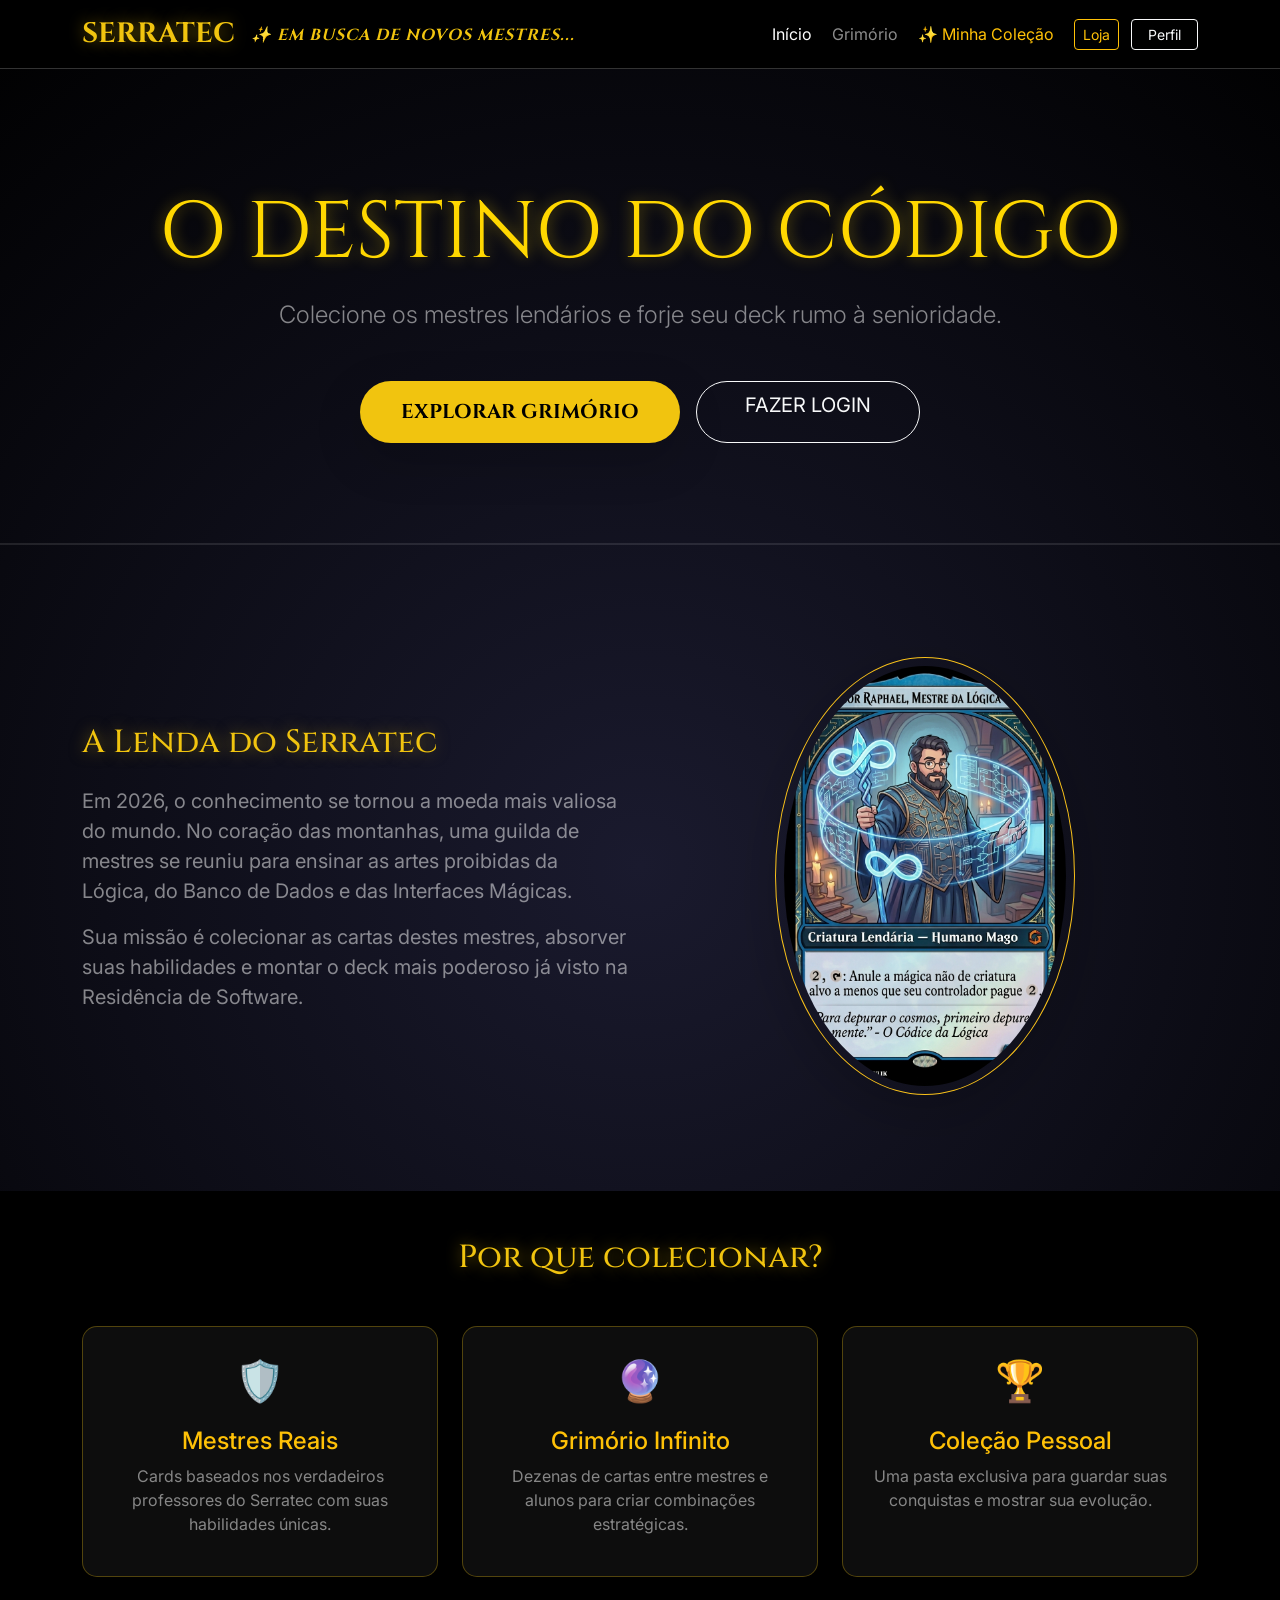
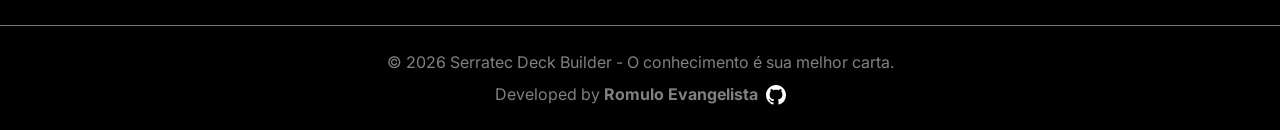
<file: index.html>
<!DOCTYPE html>
<html lang="pt-br">
<head>
    <meta charset="UTF-8">
    <meta name="viewport" content="width=device-width, initial-scale=1.0">
    <title>Serratec | Collector Deck</title>
    <link href="https://cdn.jsdelivr.net/npm/bootstrap@5.3.0/dist/css/bootstrap.min.css" rel="stylesheet">
    <link href="https://fonts.googleapis.com/css2?family=Cinzel:wght@700&family=Inter:wght@400;600&display=swap" rel="stylesheet">
    <link rel="stylesheet" href="css/style.css">
    <style>
        body { 
            background: radial-gradient(circle, #1a1a2e 0%, #000000 100%); 
            font-family: 'Inter', sans-serif;
            color: white;
        }
        .hero-title { font-family: 'Cinzel', serif; color: #f1c40f; text-shadow: 0 0 15px rgba(241, 196, 15, 0.5); }
        .navbar { background: rgba(0,0,0,0.95) !important; border-bottom: 1px solid #333; }
        .hero-section { padding: 100px 0; background: url('https://www.transparenttextures.com/patterns/carbon-fibre.png'); }
        .feature-card { background: rgba(255,255,255,0.05); border: 1px solid rgba(241,196,15,0.3); transition: 0.3s; border-radius: 15px; }
        .feature-card:hover { transform: translateY(-10px); background: rgba(255,255,255,0.1); border-color: #f1c40f; }
        .btn-gold { background-color: #f1c40f; color: black; font-weight: bold; padding: 15px 40px; border-radius: 50px; font-family: 'Cinzel', serif; transition: 0.4s; text-decoration: none; display: inline-block; }
        .btn-gold:hover { background-color: #d4ac0d; box-shadow: 0 0 20px #f1c40f; transform: scale(1.05); color: black; }
        .saldo-badge { background: rgba(241,196,15,0.1); border: 1px solid rgba(241,196,15,0.3); border-radius: 20px; padding: 4px 12px; font-size: 0.8rem; }
    </style>
</head>
<body class="d-flex flex-column min-vh-100">

    <nav class="navbar navbar-expand-lg navbar-dark sticky-top">
        <div class="container">
            <!-- Esquerda: Brand -->
            <a class="navbar-brand fw-bold hero-title fs-3" href="index.html">SERRATEC</a>

            <!-- Centro: Mensagem épica (desktop) -->
            <div class="d-none d-lg-block mx-auto">
                <span id="mensagem-epica" class="fw-bold" style="font-family:'Cinzel',serif; letter-spacing:1px; color:#f1c40f; font-style:italic;">
                    ✨ EM BUSCA DE NOVOS MESTRES...
                </span>
            </div>

            <button class="navbar-toggler" type="button" data-bs-toggle="collapse" data-bs-target="#navbarNav">
                <span class="navbar-toggler-icon"></span>
            </button>

            <!-- Direita: Links -->
            <div class="collapse navbar-collapse" id="navbarNav">
                <ul class="navbar-nav ms-auto align-items-center gap-1">
                    <li class="nav-item"><a class="nav-link active" href="index.html">Início</a></li>
                    <li class="nav-item"><a class="nav-link" href="colecao/catalogo.html">Grimório</a></li>
                    <li class="nav-item"><a class="nav-link text-warning" href="colecao/colecao.html">✨ Minha Coleção</a></li>
                    <li class="nav-item ms-lg-2">
                        <a href="loja/loja.html" class="btn btn-outline-warning btn-sm">Loja</a>
                    </li>

                    <!-- Saldo e nome (só aparece logado) -->
                    <li class="nav-item ms-lg-2" id="saldo-usuario" style="display:none;">
                        <span class="saldo-badge text-warning">
                            👤 <span id="nome-usuario"></span> &nbsp;|&nbsp; 💰 R$ <span id="valor-saldo">0,00</span>
                        </span>
                    </li>

                    <li class="nav-item ms-lg-2">
                        <a href="#" id="linkPerfil" class="btn btn-outline-light btn-sm px-3">Perfil</a>
                    </li>
                    <li class="nav-item ms-lg-2" id="menu-logout" style="display:none;">
                        <button onclick="logout()" class="btn btn-sm btn-outline-danger">Sair</button>
                    </li>
                </ul>
            </div>
        </div>
    </nav>

    <!-- Hero -->
    <header class="hero-section text-center">
        <div class="container">
            <h1 class="display-1 hero-title mb-3">O DESTINO DO CÓDIGO</h1>
            <p class="lead text-white-50 fs-4 mb-5">Colecione os mestres lendários e forje seu deck rumo à senioridade.</p>
            <div class="d-flex flex-wrap justify-content-center gap-3">
                <a href="colecao/catalogo.html" class="btn btn-gold btn-lg shadow-lg">EXPLORAR GRIMÓRIO</a>
                <a href="login/login.html" id="btn-login-hero" class="btn btn-outline-light btn-lg px-5" style="border-radius:50px;">FAZER LOGIN</a>
            </div>
        </div>
    </header>

    <!-- História -->
    <section class="container my-5 py-5">
        <div class="row align-items-center">
            <div class="col-lg-6">
                <h2 class="hero-title mb-4">A Lenda do Serratec</h2>
                <p class="text-white-50 fs-5">Em 2026, o conhecimento se tornou a moeda mais valiosa do mundo. No coração das montanhas, uma guilda de mestres se reuniu para ensinar as artes proibidas da Lógica, do Banco de Dados e das Interfaces Mágicas.</p>
                <p class="text-white-50 fs-5">Sua missão é colecionar as cartas destes mestres, absorver suas habilidades e montar o deck mais poderoso já visto na Residência de Software.</p>
            </div>
            <div class="col-lg-6 text-center">
                <img src="img/Raphael.png" alt="Destaque" class="img-fluid rounded-circle shadow-lg border border-warning p-2" 
                     style="max-width:300px; filter:grayscale(10%);"
                     onerror="this.src='https://placehold.co/300?text=Mestre+Raphael'">
            </div>
        </div>
    </section>

    <!-- Destaques -->
    <section class="bg-black py-5">
        <div class="container text-center">
            <h2 class="hero-title mb-5">Por que colecionar?</h2>
            <div class="row g-4">
                <div class="col-md-4">
                    <div class="feature-card p-4 h-100">
                        <div class="fs-1 mb-3 text-warning">🛡️</div>
                        <h4 class="text-warning">Mestres Reais</h4>
                        <p class="text-white-50">Cards baseados nos verdadeiros professores do Serratec com suas habilidades únicas.</p>
                    </div>
                </div>
                <div class="col-md-4">
                    <div class="feature-card p-4 h-100">
                        <div class="fs-1 mb-3 text-warning">🔮</div>
                        <h4 class="text-warning">Grimório Infinito</h4>
                        <p class="text-white-50">Dezenas de cartas entre mestres e alunos para criar combinações estratégicas.</p>
                    </div>
                </div>
                <div class="col-md-4">
                    <div class="feature-card p-4 h-100">
                        <div class="fs-1 mb-3 text-warning">🏆</div>
                        <h4 class="text-warning">Coleção Pessoal</h4>
                        <p class="text-white-50">Uma pasta exclusiva para guardar suas conquistas e mostrar sua evolução.</p>
                    </div>
                </div>
            </div>
        </div>
    </section>

   <footer class="bg-black text-white-50 py-4 mt-auto border-top border-secondary text-center">
    <div class="container">
        <p class="mb-2">© 2026 Serratec Deck Builder - O conhecimento é sua melhor carta.</p>
        <div class="d-flex align-items-center justify-content-center gap-2">
            <span>Developed by <strong>Romulo Evangelista</strong></span>
            <a href="https://github.com/RomuloSEvangelista" target="_blank" class="text-white">
                <!-- Ícone do GitHub via Bootstrap Icons -->
                <svg xmlns="http://www.w3.org/2000/svg" width="20" height="20" fill="currentColor" class="bi bi-github shadow-filter" viewBox="0 0 16 16">
                    <path d="M8 0C3.58 0 0 3.58 0 8c0 3.54 2.29 6.53 5.47 7.59.4.07.55-.17.55-.38 0-.19-.01-.82-.01-1.49-2.01.37-2.53-.49-2.69-.94-.09-.23-.48-.94-.82-1.13-.28-.15-.68-.52-.01-.53.63-.01 1.08.58 1.23.82.72 1.21 1.87.87 2.33.66.07-.52.28-.87.51-1.07-1.78-.2-3.64-.89-3.64-3.95 0-.87.31-1.59.82-2.15-.08-.2-.36-1.02.08-2.12 0 0 .67-.21 2.2.82.64-.18 1.32-.27 2-.27s1.36.09 2 .27c1.53-1.04 2.2-.82 2.2-.82.44 1.1.16 1.92.08 2.12.51.56.82 1.27.82 2.15 0 3.07-1.87 3.75-3.65 3.95.29.25.54.73.54 1.48 0 1.07-.01 1.93-.01 2.2 0 .21.15.46.55.38A8.01 8.01 0 0 0 16 8c0-4.42-3.58-8-8-8"/>
                </svg>
            </a>
        </div>
    </div>
</footer>

    <script src="https://cdn.jsdelivr.net/npm/bootstrap@5.3.0/dist/js/bootstrap.bundle.min.js"></script>
    <script src="js/base.js"></script>
    <script>
        document.addEventListener('DOMContentLoaded', async () => {
            const logadoData = localStorage.getItem('usuarioLogado');
            const msgElement  = document.getElementById('mensagem-epica');
            const linkPerfil  = document.getElementById('linkPerfil');

            if (logadoData) {
                const usuario = JSON.parse(logadoData);
                const nome = usuario.nome ? usuario.nome.split(' ')[0] : "Mestre";

                // Mensagem épica
                const frases = [
                    `O DESTINO AGUARDA, MESTRE ${nome.toUpperCase()}`,
                    `FORJE SEU LEGADO, ${nome.toUpperCase()}`,
                    `O GRIMÓRIO TE RECONHECE, ${nome.toUpperCase()}`,
                    `DOMINE O CÓDIGO, ${nome.toUpperCase()}`
                ];
                msgElement.innerText = `✨ ${frases[Math.floor(Math.random() * frases.length)]}`;

                // Mostra logout, esconde login
                document.getElementById('menu-logout').style.display = 'block';
                if (document.getElementById('btn-login-hero')) {
                    document.getElementById('btn-login-hero').style.display = 'none';
                }

                // Busca saldo atualizado na API
                try {
                    const res = await fetch(`https://69f60881a72f01a951b91cd8.mockapi.io/cards/${usuario.id}`);
                    const usuarioAtual = await res.json();

                    localStorage.setItem('usuarioLogado', JSON.stringify(usuarioAtual));

                    document.getElementById('nome-usuario').innerText = usuarioAtual.nome || nome;
                    document.getElementById('valor-saldo').innerText = parseFloat(usuarioAtual.dinheiro || 0).toFixed(2).replace('.', ',');
                    document.getElementById('saldo-usuario').style.display = 'block';

                } catch (err) {
                    console.error("Erro ao carregar saldo:", err);
                    // Mostra dados do localStorage como fallback
                    document.getElementById('nome-usuario').innerText = nome;
                    document.getElementById('valor-saldo').innerText = parseFloat(usuario.dinheiro || 0).toFixed(2).replace('.', ',');
                    document.getElementById('saldo-usuario').style.display = 'block';
                }

            } else {
                msgElement.innerText = "✨ EM BUSCA DE NOVOS MESTRES...";
            }

            // Botão perfil
            linkPerfil.addEventListener('click', (e) => {
                e.preventDefault();
                if (logadoData) {
                    window.location.href = "login/perfil.html";
                } else {
                    alert("Acesso restrito a Mestres. Por favor, faça login.");
                    window.location.href = "login/login.html";
                }
            });
        });
    </script>
</body>
</html>
</file>
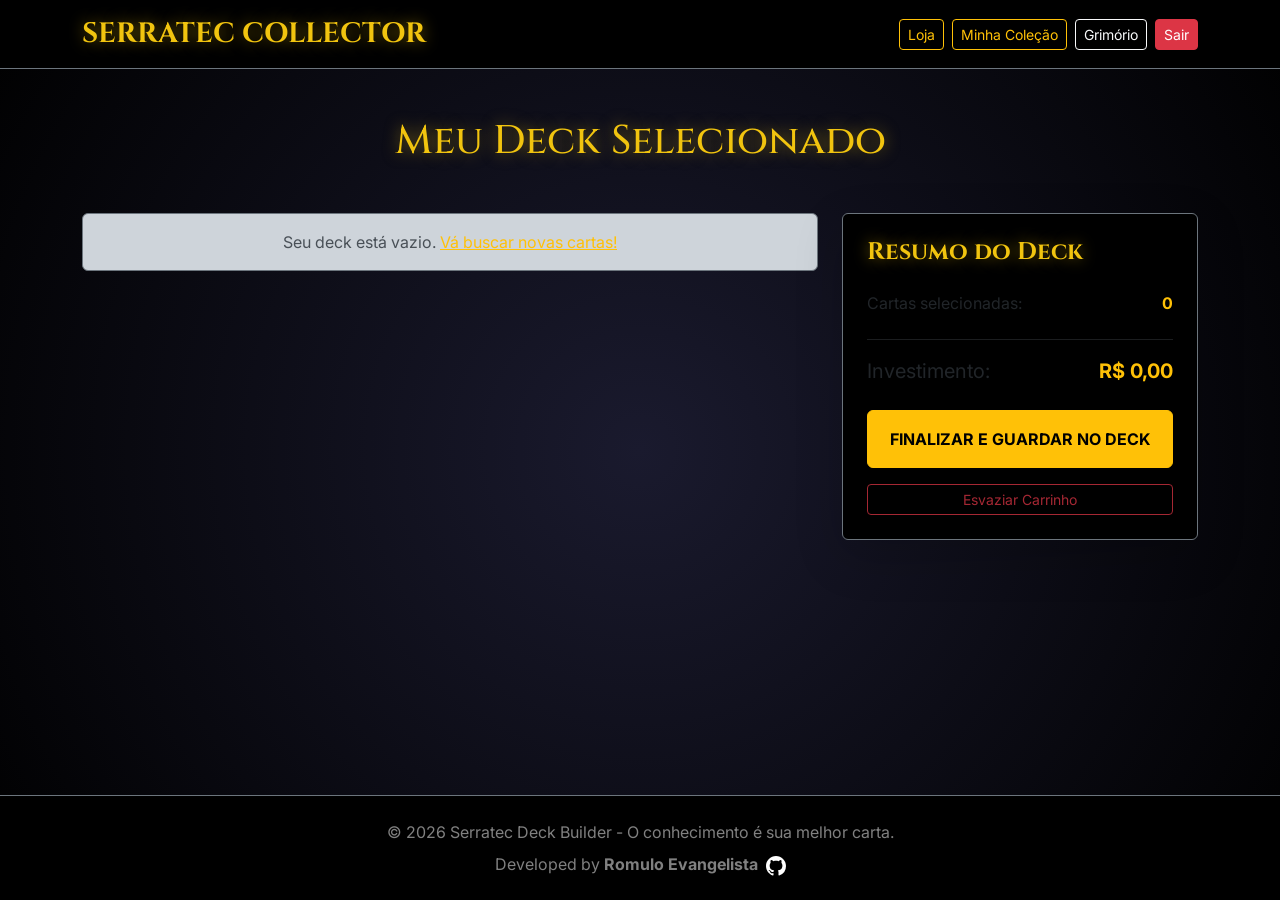
<file: cart.html>
<!DOCTYPE html>
<html lang="pt-br">
<head>
    <meta charset="UTF-8">
    <meta name="viewport" content="width=device-width, initial-scale=1.0">
    <title>Meu Deck | Serratec Collector</title>
    <link href="https://cdn.jsdelivr.net/npm/bootstrap@5.3.0/dist/css/bootstrap.min.css" rel="stylesheet">
    <link href="https://fonts.googleapis.com/css2?family=Cinzel:wght@700&family=Inter:wght@400;600&display=swap" rel="stylesheet">
    <link rel="stylesheet" href="css/style.css">
    <style>
        body { background: radial-gradient(circle, #1a1a2e 0%, #000000 100%); font-family: 'Inter', sans-serif; }
        .hero-title { font-family: 'Cinzel', serif; color: #f1c40f; text-shadow: 0 0 15px rgba(241, 196, 15, 0.5); }
        .saldo-badge { background: rgba(241,196,15,0.1); border: 1px solid rgba(241,196,15,0.3); border-radius: 20px; padding: 4px 12px; font-size: 0.8rem; }
    </style>
</head>
<body class="bg-dark text-light d-flex flex-column min-vh-100">

    <nav class="navbar navbar-expand-lg navbar-dark bg-black sticky-top border-bottom border-secondary">
        <div class="container">
            <a class="navbar-brand fw-bold fs-3 hero-title" href="index.html">SERRATEC COLLECTOR</a>
            <div class="ms-auto d-flex align-items-center gap-2">
                <span id="saldo-usuario" class="saldo-badge text-warning" style="display:none;">
                    👤 <span id="nome-usuario"></span> &nbsp;|&nbsp; 💰 R$ <span id="valor-saldo">0,00</span>
                </span>
                <a href="./loja/loja.html" class="btn btn-outline-warning btn-sm">Loja</a>
                <a href="./colecao/colecao.html" class="btn btn-outline-warning btn-sm">Minha Coleção</a>
                <a href="./colecao/catalogo.html" class="btn btn-outline-light btn-sm">Grimório</a>
                <button onclick="logout()" class="btn btn-sm btn-danger">Sair</button>
            </div>
        </div>
    </nav>

    <main class="container my-5">
        <h1 class="hero-title text-center mb-5">Meu Deck Selecionado</h1>
        <div class="row g-4">
            <div class="col-lg-8">
                <div id="cart-items-container" class="d-flex flex-column gap-3"></div>
            </div>
            <div class="col-lg-4">
                <div class="card bg-black border-secondary p-4 shadow-lg sticky-top" style="top:100px;">
                    <h3 class="fw-bold mb-4 hero-title" style="font-size:1.5rem;">Resumo do Deck</h3>
                    <div class="d-flex justify-content-between mb-2">
                        <span>Cartas selecionadas:</span>
                        <span id="total-items" class="fw-bold text-warning">0</span>
                    </div>
                    <hr class="border-secondary">
                    <div class="d-flex justify-content-between mb-4">
                        <span class="fs-5">Investimento:</span>
                        <span class="fs-5 fw-bold text-warning" id="cart-total">R$ 0,00</span>
                    </div>
                    <button class="btn btn-warning w-100 fw-bold py-3 mb-3 shadow" onclick="checkout()">
                        FINALIZAR E GUARDAR NO DECK
                    </button>
                    <button class="btn btn-outline-danger w-100 btn-sm opacity-75" onclick="clearCart()">
                        Esvaziar Carrinho
                    </button>
                </div>
            </div>
        </div>
    </main>

      <footer class="bg-black text-white-50 py-4 mt-auto border-top border-secondary text-center">
    <div class="container">
        <p class="mb-2">© 2026 Serratec Deck Builder - O conhecimento é sua melhor carta.</p>
        <div class="d-flex align-items-center justify-content-center gap-2">
            <span>Developed by <strong>Romulo Evangelista</strong></span>
            <a href="https://github.com/RomuloSEvangelista" target="_blank" class="text-white">
                <!-- Ícone do GitHub via Bootstrap Icons -->
                <svg xmlns="http://www.w3.org/2000/svg" width="20" height="20" fill="currentColor" class="bi bi-github shadow-filter" viewBox="0 0 16 16">
                    <path d="M8 0C3.58 0 0 3.58 0 8c0 3.54 2.29 6.53 5.47 7.59.4.07.55-.17.55-.38 0-.19-.01-.82-.01-1.49-2.01.37-2.53-.49-2.69-.94-.09-.23-.48-.94-.82-1.13-.28-.15-.68-.52-.01-.53.63-.01 1.08.58 1.23.82.72 1.21 1.87.87 2.33.66.07-.52.28-.87.51-1.07-1.78-.2-3.64-.89-3.64-3.95 0-.87.31-1.59.82-2.15-.08-.2-.36-1.02.08-2.12 0 0 .67-.21 2.2.82.64-.18 1.32-.27 2-.27s1.36.09 2 .27c1.53-1.04 2.2-.82 2.2-.82.44 1.1.16 1.92.08 2.12.51.56.82 1.27.82 2.15 0 3.07-1.87 3.75-3.65 3.95.29.25.54.73.54 1.48 0 1.07-.01 1.93-.01 2.2 0 .21.15.46.55.38A8.01 8.01 0 0 0 16 8c0-4.42-3.58-8-8-8"/>
                </svg>
            </a>
        </div>
    </div>
</footer>

    <script src="js/base.js"></script>
    <script src="js/cart.js"></script>
</body>
</html>
</file>
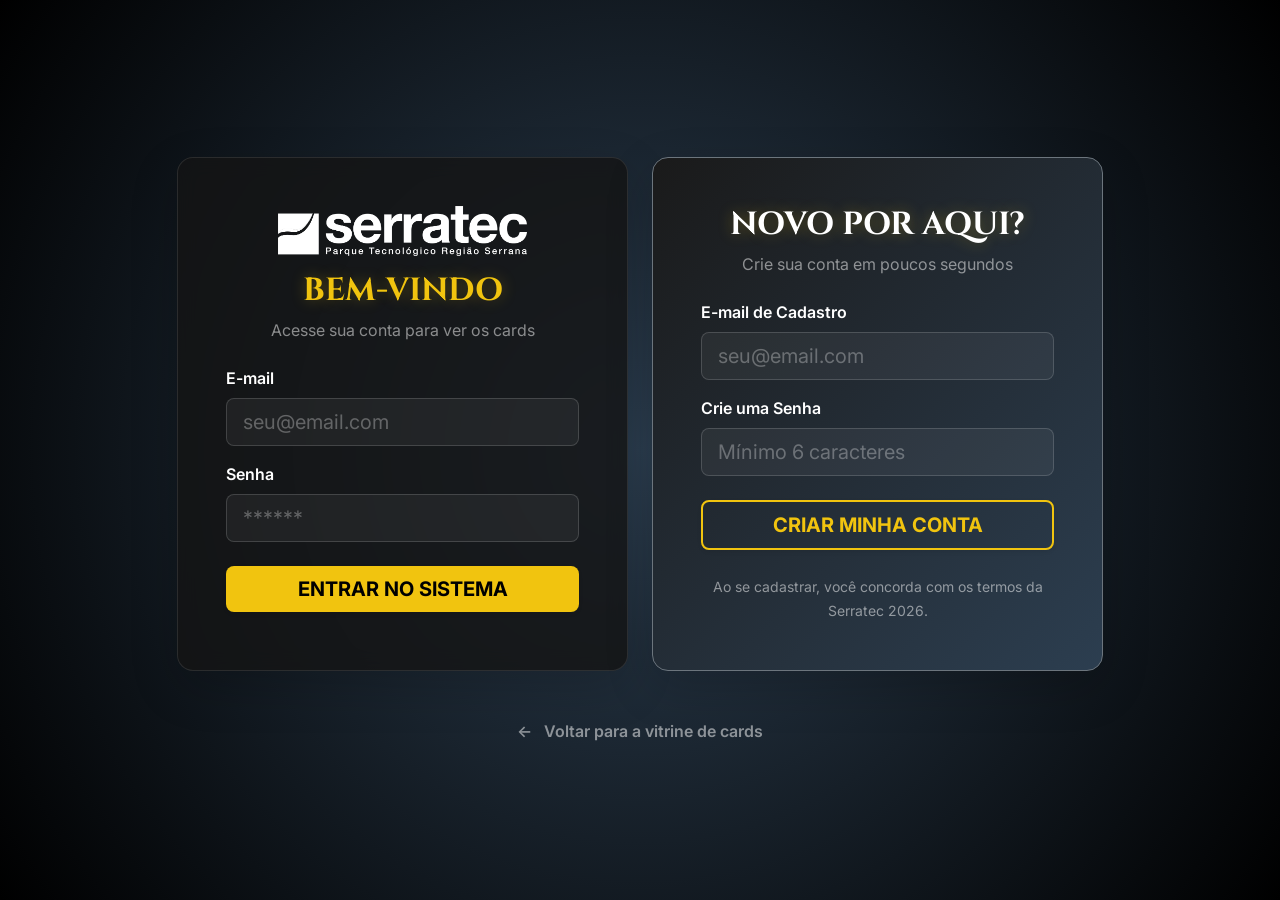
<file: login.html>
<!DOCTYPE html>
<html lang="pt-br">
<head>
    <meta charset="UTF-8">
    <meta name="viewport" content="width=device-width, initial-scale=1.0">
    <title>Acesso | Card Collector TI</title>
    <!-- Bootstrap CSS -->
    <link href="https://cdn.jsdelivr.net/npm/bootstrap@5.3.0/dist/css/bootstrap.min.css" rel="stylesheet">
    <!-- Google Fonts -->
    <link href="https://fonts.googleapis.com/css2?family=Cinzel:wght@700&family=Inter:wght@400;600&display=swap" rel="stylesheet">
    <style>
        /* Fundo idêntico à tela de compras/carrinho */
        body { 
            font-family: 'Inter', sans-serif; 
            background: radial-gradient(circle, #2c3e50 0%, #000000 100%); 
            color: white;
            min-height: 100vh;
        }

        .hero-title {
            font-family: 'Cinzel', serif;
            color: #f1c40f;
            text-shadow: 0 0 15px rgba(241, 196, 15, 0.3);
        }

        /* Ajuste das Caixas (Cards) */
        .card-auth { 
            background: rgba(20, 20, 20, 0.8); /* Fundo escuro semi-transparente */
            backdrop-filter: blur(10px); /* Efeito de vidro embaçado */
            border: 1px solid rgba(255, 255, 255, 0.1); 
            transition: all 0.3s ease;
            color: white;
        }

        .card-auth:hover { 
            transform: translateY(-5px); 
            border-color: #f1c40f; /* Brilho dourado no hover */
            box-shadow: 0 0 20px rgba(241, 196, 15, 0.1) !important;
        }

        /* Gradiente para a caixa de Cadastro */
        .bg-dark-gradient { 
            background: linear-gradient(135deg, #1a1a1a 0%, #2c3e50 100%); 
        }

        /* Estilização dos Inputs Dark */
        .form-control {
            background-color: rgba(255, 255, 255, 0.05) !important;
            border: 1px solid rgba(255, 255, 255, 0.2) !important;
            color: white !important;
        }

        .form-control:focus {
            border-color: #f1c40f !important;
            box-shadow: 0 0 8px rgba(241, 196, 15, 0.3);
        }

        .form-control::placeholder {
            color: rgba(255, 255, 255, 0.3);
        }

        /* Botões */
        .btn-gold {
            background-color: #f1c40f;
            color: black;
            font-weight: bold;
            border: none;
        }

        .btn-gold:hover {
            background-color: #d4ac0d;
            color: black;
        }

        .btn-outline-gold {
            border: 2px solid #f1c40f;
            color: #f1c40f;
            background: transparent;
            font-weight: bold;
        }

        .btn-outline-gold:hover {
            background: #f1c40f;
            color: black;
        }
    </style>
</head>
<body class="d-flex align-items-center">

    <main class="container my-5">
        <div class="row justify-content-center g-4">
            
            <!-- Coluna de Login (Lado Esquerdo) -->
            <div class="col-12 col-lg-5">
                <div class="card card-auth shadow-lg rounded-4 h-100">
                    <div class="card-body p-4 p-md-5">
                        <div class="text-center mb-4">
                            <img src="./img/logo_serratec.png" alt="Serratec" height="50" class="mb-3" style="filter: brightness(0) invert(1);">
                            <h2 class="hero-title fw-bold">BEM-VINDO</h2>
                            <p class="text-white-50">Acesse sua conta para ver os cards</p>
                        </div>
                       
                        <form id="loginForm">
                            <div class="mb-3">
                                <label for="email" class="form-label fw-semibold">E-mail</label>
                                <input type="email" class="form-control form-control-lg" id="email" placeholder="seu@email.com" required>
                            </div>
                            <div class="mb-4">
                                <label for="password" class="form-label fw-semibold">Senha</label>
                                <input type="password" class="form-control form-control-lg" id="password" placeholder="******" required>
                            </div>
                            <div class="d-grid">
                                <button type="submit" class="btn btn-gold btn-lg shadow-sm">ENTRAR NO SISTEMA</button>
                            </div>
                        </form>
                    </div>
                </div>
            </div>

            <!-- Coluna de Cadastro (Lado Direito) -->
            <div class="col-12 col-lg-5">
                <div class="card card-auth shadow-lg rounded-4 h-100 bg-dark-gradient border-secondary">
                    <div class="card-body p-4 p-md-5">
                        <div class="text-center mb-4">
                            <h2 class="hero-title fw-bold text-white">NOVO POR AQUI?</h2>
                            <p class="text-white-50">Crie sua conta em poucos segundos</p>
                        </div>
                       
                        <form id="registerForm">
                            <div class="mb-3">
                                <label for="regEmail" class="form-label fw-semibold text-white">E-mail de Cadastro</label>
                                <input type="email" class="form-control form-control-lg" id="regEmail" placeholder="seu@email.com" required>
                            </div>
                            <div class="mb-4">
                                <label for="regPassword" class="form-label fw-semibold text-white">Crie uma Senha</label>
                                <input type="password" class="form-control form-control-lg" id="regPassword" placeholder="Mínimo 6 caracteres" required>
                            </div>
                            <div class="d-grid">
                                <button type="submit" class="btn btn-outline-gold btn-lg shadow-sm">CRIAR MINHA CONTA</button>
                            </div>
                        </form>
                        <div class="mt-4 text-center">
                            <small class="text-white-50">Ao se cadastrar, você concorda com os termos da Serratec 2026.</small>
                        </div>
                    </div>
                </div>
            </div>

        </div>

        <div class="text-center mt-5">
            <a href="index.html" class="text-decoration-none text-white-50 fw-semibold">
                <span class="me-2">←</span> Voltar para a vitrine de cards
            </a>
        </div>
    </main>

    <!-- Scripts -->
    <script src="https://cdn.jsdelivr.net/npm/bootstrap@5.3.0/dist/js/bootstrap.bundle.min.js"></script>
    <script src="js/auth.js"></script>
</body>
</html>
</file>
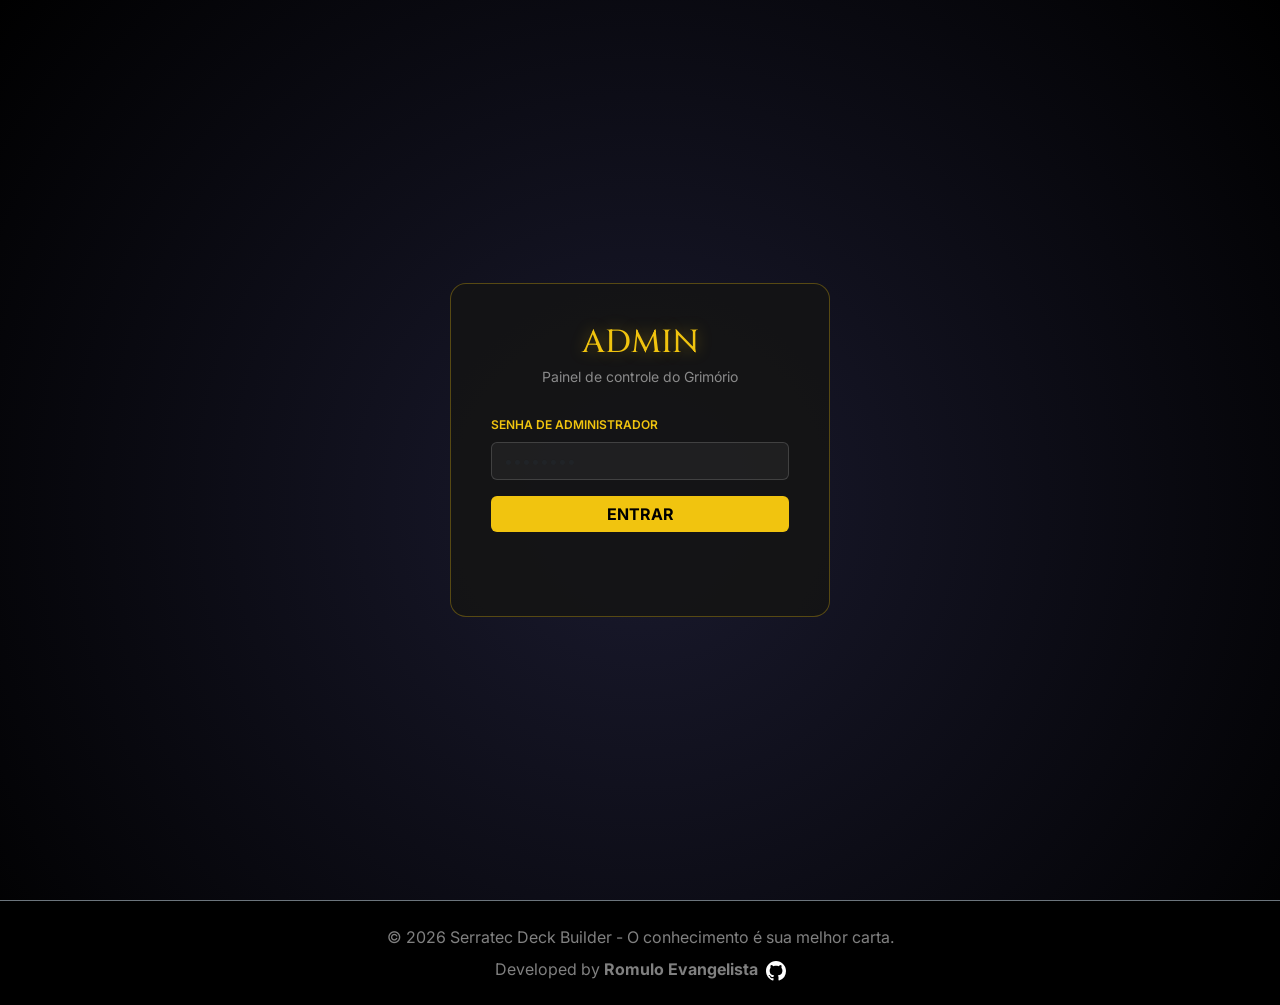
<file: admin/admin.html>
<!DOCTYPE html>
<html lang="pt-br">
<head>
    <meta charset="UTF-8">
    <meta name="viewport" content="width=device-width, initial-scale=1.0">
    <title>Admin | Serratec Collector</title>
    <link href="https://cdn.jsdelivr.net/npm/bootstrap@5.3.0/dist/css/bootstrap.min.css" rel="stylesheet">
    <link href="https://fonts.googleapis.com/css2?family=Cinzel:wght@700&family=Inter:wght@400;600&display=swap" rel="stylesheet">
    <style>
        body { background: radial-gradient(circle, #1a1a2e 0%, #000000 100%); font-family: 'Inter', sans-serif; color: white; min-height: 100vh; }
        .hero-title { font-family: 'Cinzel', serif; color: #f1c40f; text-shadow: 0 0 15px rgba(241,196,15,0.4); }
        .card-admin { background: rgba(20,20,20,0.85); border: 1px solid rgba(241,196,15,0.25) !important; transition: 0.3s; }
        .card-admin:hover { border-color: #f1c40f !important; box-shadow: 0 0 16px rgba(241,196,15,0.2); }
        .form-control, .form-control:focus { background: rgba(255,255,255,0.05) !important; border: 1px solid rgba(255,255,255,0.15) !important; color: white !important; box-shadow: none !important; }
        .form-label { color: #f1c40f; font-size: 0.75rem; text-transform: uppercase; font-weight: 600; }
        .btn-gold { background: #f1c40f; color: black; font-weight: bold; border: none; transition: 0.3s; }
        .btn-gold:hover { background: #ffda44; box-shadow: 0 0 12px rgba(241,196,15,0.4); }
        .badge-id { background: rgba(241,196,15,0.15); color: #f1c40f; border: 1px solid rgba(241,196,15,0.3); font-size: 0.7rem; padding: 3px 8px; border-radius: 20px; }
        .status-msg { font-size: 0.8rem; min-height: 20px; }
        #login-screen { min-height: 100vh; display: flex; align-items: center; justify-content: center; }
        .login-card { background: rgba(20,20,20,0.9); border: 1px solid rgba(241,196,15,0.3); border-radius: 16px; padding: 2.5rem; width: 100%; max-width: 380px; }
        #admin-screen { display: none; }
    </style>
</head>
<body>

    <!-- TELA DE LOGIN ADMIN -->
    <div id="login-screen">
        <div class="login-card text-center">
            <h2 class="hero-title mb-1">ADMIN</h2>
            <p class="text-white-50 small mb-4">Painel de controle do Grimório</p>
            <div class="mb-3 text-start">
                <label class="form-label">Senha de Administrador</label>
                <input type="password" id="adminSenha" class="form-control" placeholder="••••••••">
            </div>
            <button class="btn btn-gold w-100" onclick="entrarAdmin()">ENTRAR</button>
            <p id="login-erro" class="text-danger mt-2 small" style="min-height:20px;"></p>
        </div>
    </div>

    <!-- PAINEL ADMIN -->
    <div id="admin-screen">
        <nav class="navbar navbar-dark bg-black border-bottom border-secondary mb-5">
            <div class="container">
                <span class="navbar-brand hero-title fs-4">ADMIN — Usuários</span>
                <div class="d-flex gap-2">
                    <a href="../index.html" class="btn btn-outline-light btn-sm">Ver Site</a>
                    <button onclick="sairAdmin()" class="btn btn-outline-danger btn-sm">Sair</button>
                </div>
            </div>
        </nav>

        <div class="container pb-5">
            <div class="d-flex align-items-center justify-content-between mb-4">
                <div>
                    <h1 class="hero-title mb-0" style="font-size:1.8rem;">Gerenciar Usuários</h1>
                    <p class="text-white-50 small mb-0">Edite nome, e-mail, senha e saldo dos usuários</p>
                </div>
                <button class="btn btn-outline-warning btn-sm" onclick="carregarUsuarios()">↻ Recarregar</button>
            </div>

            <div id="loading" class="text-center py-5 text-white-50">Carregando usuários da API...</div>
            <div id="usuarios-admin" class="row g-4" style="display:none;"></div>
        </div>
    </div>

    <script>
        const API_URL = "https://69f60881a72f01a951b91cd8.mockapi.io/cards";
        const ADMIN_SENHA = "admin123";

        function entrarAdmin() {
            const senha = document.getElementById('adminSenha').value;
            if (senha === ADMIN_SENHA) {
                document.getElementById('login-screen').style.display = 'none';
                document.getElementById('admin-screen').style.display = 'block';
                carregarUsuarios();
            } else {
                document.getElementById('login-erro').textContent = "Senha incorreta!";
            }
        }

        document.getElementById('adminSenha').addEventListener('keydown', e => {
            if (e.key === 'Enter') entrarAdmin();
        });

        function sairAdmin() {
            document.getElementById('admin-screen').style.display = 'none';
            document.getElementById('login-screen').style.display = 'flex';
            document.getElementById('adminSenha').value = '';
            document.getElementById('login-erro').textContent = '';
        }

        async function carregarUsuarios() {
            const loading = document.getElementById('loading');
            const container = document.getElementById('usuarios-admin');

            loading.style.display = 'block';
            container.style.display = 'none';

            try {
                const res = await fetch(API_URL);
                if (!res.ok) throw new Error("Erro ao buscar usuários");
                const usuarios = await res.json();

                container.innerHTML = "";

                usuarios.forEach(user => {
                    container.innerHTML += `
                        <div class="col-md-6 col-lg-4">
                            <div class="card card-admin rounded-4 p-3">
                                <div class="d-flex align-items-center gap-3 mb-3">
                                    <div class="fs-2">👤</div>
                                    <div>
                                        <span class="badge-id">ID: ${user.id}</span>
                                        <p class="mb-0 mt-1 fw-bold text-warning" style="font-size:0.9rem;">${user.nome || '—'}</p>
                                        <p class="mb-0 text-white-50" style="font-size:0.75rem;">${user['e-mail'] || user.email || '—'}</p>
                                    </div>
                                </div>

                                <div class="mb-2">
                                    <label class="form-label">Nome</label>
                                    <input type="text" class="form-control form-control-sm"
                                           id="nome_${user.id}"
                                           value="${user.nome || ''}">
                                </div>
                                <div class="mb-2">
                                    <label class="form-label">E-mail</label>
                                    <input type="email" class="form-control form-control-sm"
                                           id="email_${user.id}"
                                           value="${user['e-mail'] || user.email || ''}">
                                </div>
                                <div class="mb-2">
                                    <label class="form-label">Senha</label>
                                    <input type="text" class="form-control form-control-sm"
                                           id="senha_${user.id}"
                                           value="${user.senha || ''}">
                                </div>
                                <div class="mb-3">
                                    <label class="form-label">💰 Saldo (R$)</label>
                                    <input type="number" step="0.01" min="0" class="form-control form-control-sm"
                                           id="dinheiro_${user.id}"
                                           value="${user.dinheiro || 0}">
                                </div>

                                <div class="d-flex align-items-center justify-content-between mb-2">
                                    <small class="text-white-50">Cards: ${user.id_card ? user.id_card.length : 0} carta(s)</small>
                                </div>

                                <button class="btn btn-gold w-100 btn-sm" onclick="salvarUsuario('${user.id}')">
                                    SALVAR ALTERAÇÕES
                                </button>
                                <p id="status_${user.id}" class="status-msg text-center mt-2"></p>
                            </div>
                        </div>
                    `;
                });

                loading.style.display = 'none';
                container.style.display = 'flex';

            } catch (err) {
                loading.textContent = "Erro ao carregar usuários. Verifique a API.";
                console.error(err);
            }
        }

        async function salvarUsuario(id) {
            const nome     = document.getElementById(`nome_${id}`).value.trim();
            const email    = document.getElementById(`email_${id}`).value.trim();
            const senha    = document.getElementById(`senha_${id}`).value.trim();
            const dinheiro = parseFloat(document.getElementById(`dinheiro_${id}`).value);
            const status   = document.getElementById(`status_${id}`);

            if (!nome)  { status.textContent = "⚠️ Nome não pode ser vazio.";  status.className = "status-msg text-warning text-center mt-2"; return; }
            if (!email) { status.textContent = "⚠️ E-mail não pode ser vazio."; status.className = "status-msg text-warning text-center mt-2"; return; }
            if (!senha) { status.textContent = "⚠️ Senha não pode ser vazia.";  status.className = "status-msg text-warning text-center mt-2"; return; }
            if (isNaN(dinheiro) || dinheiro < 0) { status.textContent = "⚠️ Saldo inválido."; status.className = "status-msg text-warning text-center mt-2"; return; }

            status.textContent = "Salvando...";
            status.className = "status-msg text-white-50 text-center mt-2";

            try {
                const res = await fetch(`${API_URL}/${id}`, {
                    method: 'PUT',
                    headers: { 'Content-Type': 'application/json' },
                    body: JSON.stringify({
                        nome,
                        "e-mail": email,
                        senha,
                        dinheiro
                    })
                });

                if (!res.ok) throw new Error("Erro ao salvar");

                status.textContent = "✓ Salvo com sucesso!";
                status.className = "status-msg text-success text-center mt-2";
                setTimeout(() => { status.textContent = ""; }, 3000);

            } catch (err) {
                status.textContent = "✗ Erro ao salvar.";
                status.className = "status-msg text-danger text-center mt-2";
                console.error(err);
            }
        }
        
    </script>
       <footer class="bg-black text-white-50 py-4 mt-auto border-top border-secondary text-center">
    <div class="container">
        <p class="mb-2">© 2026 Serratec Deck Builder - O conhecimento é sua melhor carta.</p>
        <div class="d-flex align-items-center justify-content-center gap-2">
            <span>Developed by <strong>Romulo Evangelista</strong></span>
            <a href="https://github.com/RomuloSEvangelista" target="_blank" class="text-white">
                <!-- Ícone do GitHub via Bootstrap Icons -->
                <svg xmlns="http://www.w3.org/2000/svg" width="20" height="20" fill="currentColor" class="bi bi-github shadow-filter" viewBox="0 0 16 16">
                    <path d="M8 0C3.58 0 0 3.58 0 8c0 3.54 2.29 6.53 5.47 7.59.4.07.55-.17.55-.38 0-.19-.01-.82-.01-1.49-2.01.37-2.53-.49-2.69-.94-.09-.23-.48-.94-.82-1.13-.28-.15-.68-.52-.01-.53.63-.01 1.08.58 1.23.82.72 1.21 1.87.87 2.33.66.07-.52.28-.87.51-1.07-1.78-.2-3.64-.89-3.64-3.95 0-.87.31-1.59.82-2.15-.08-.2-.36-1.02.08-2.12 0 0 .67-.21 2.2.82.64-.18 1.32-.27 2-.27s1.36.09 2 .27c1.53-1.04 2.2-.82 2.2-.82.44 1.1.16 1.92.08 2.12.51.56.82 1.27.82 2.15 0 3.07-1.87 3.75-3.65 3.95.29.25.54.73.54 1.48 0 1.07-.01 1.93-.01 2.2 0 .21.15.46.55.38A8.01 8.01 0 0 0 16 8c0-4.42-3.58-8-8-8"/>
                </svg>
            </a>
        </div>
    </div>
</footer>
</body>
</html>
</file>
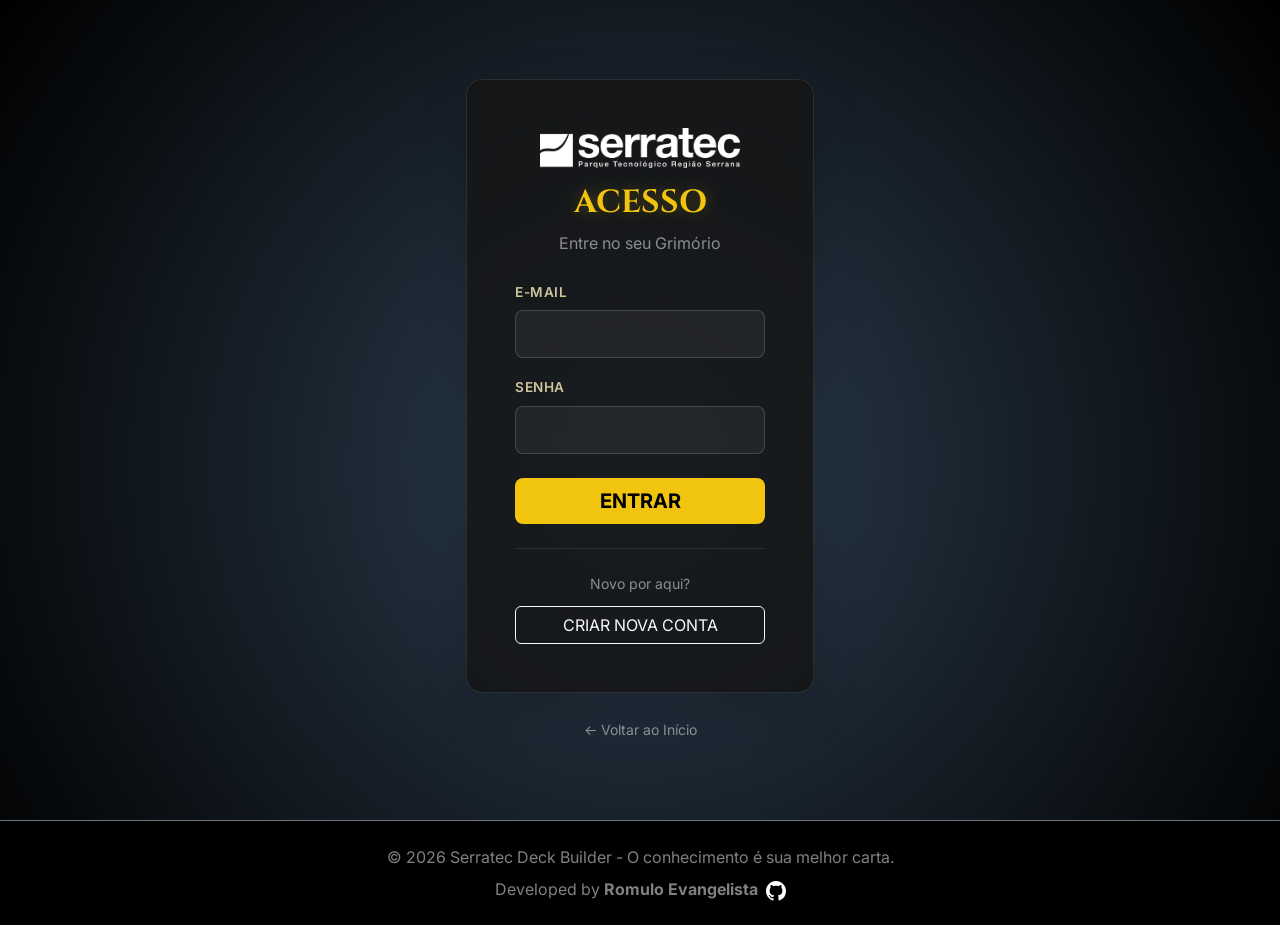
<file: colecao/catalogo.html>
<!DOCTYPE html>
<html lang="pt-br">
<head>
    <meta charset="UTF-8">
    <meta name="viewport" content="width=device-width, initial-scale=1.0">
    <title>Cartas Disponíveis | Serratec Collector</title>
    <link href="https://cdn.jsdelivr.net/npm/bootstrap@5.3.0/dist/css/bootstrap.min.css" rel="stylesheet">
    <link href="https://fonts.googleapis.com/css2?family=Cinzel:wght@700&family=Inter:wght@400;600&display=swap" rel="stylesheet">
    <style>
        body { background: radial-gradient(circle, #1a1a2e 0%, #000000 100%); font-family: 'Inter', sans-serif; color: white; }
        .hero-title { font-family: 'Cinzel', serif; color: #f1c40f; text-shadow: 0 0 15px rgba(241, 196, 15, 0.5); }
        .navbar { background: rgba(0,0,0,0.95) !important; border-bottom: 1px solid #333; }
        main { margin-top: 40px; }
        .card-item { transition: transform 0.3s; border: 1px solid rgba(255,255,255,0.1) !important; }
        .card-item:hover { transform: scale(1.03); border-color: #f1c40f !important; }
        .saldo-badge { background: rgba(241,196,15,0.1); border: 1px solid rgba(241,196,15,0.3); border-radius: 20px; padding: 4px 12px; font-size: 0.8rem; }
    </style>
</head> 
<body class="d-flex flex-column min-vh-100">

    <nav class="navbar navbar-expand-lg navbar-dark sticky-top">
        <div class="container">
            <a class="navbar-brand fw-bold hero-title fs-3" href="../index.html">SERRATEC</a>
            <div class="ms-auto d-flex align-items-center gap-2">
                <span id="saldo-usuario" class="saldo-badge text-warning" style="display:none;">
                    👤 <span id="nome-usuario"></span> &nbsp;|&nbsp; 💰 R$ <span id="valor-saldo">0,00</span>
                </span>
                <a class="btn btn-outline-warning btn-sm" href="colecao.html">✨ Minha Coleção</a>
                <a class="btn btn-outline-warning position-relative" href="../cart.html">
                    🛒 Carrinho
                    <span id="cart-count" class="badge rounded-pill bg-danger position-absolute top-0 start-100 translate-middle">0</span>
                </a>
                <button onclick="logout()" class="btn btn-sm btn-danger">Sair</button>
            </div>
        </div>
    </nav>

    <header class="container my-5 text-center">
        <h1 class="display-4 hero-title mb-4">Grimório de Mestres</h1>
        <div class="row g-3 justify-content-center bg-dark p-4 rounded-4 shadow-lg">
            <div class="col-md-6">
                <input type="text" id="searchInputCatalogo" class="form-control bg-black text-white border-secondary" placeholder="Buscar mestre...">
            </div>
            <div class="col-md-4">
                <select id="filterTypeCatalogo" class="form-select bg-black text-white border-secondary">
                    <option value="all">Todas as Classes</option>
                    <option value="Logica de Programação">Lógica</option>
                    <option value="Banco de Dados">Banco de Dados</option>                   
                    <option value="POO">Java POO</option>
                    <option value="Front End">Front End</option>
                    <option value="Alunos">Alunos</option>
                </select>
            </div>
        </div>
    </header>

    <main class="container mb-5">
        <div id="card-container-catalogo" class="row row-cols-1 row-cols-sm-2 row-cols-md-3 row-cols-lg-4 g-4">
            <!-- JS vai injetar aqui -->
        </div>
    </main>

    <footer class="bg-black text-white-50 py-4 mt-auto border-top border-secondary text-center">
    <div class="container">
        <p class="mb-2">© 2026 Serratec Deck Builder - O conhecimento é sua melhor carta.</p>
        <div class="d-flex align-items-center justify-content-center gap-2">
            <span>Developed by <strong>Romulo Evangelista</strong></span>
            <a href="https://github.com/RomuloSEvangelista" target="_blank" class="text-white">
                <!-- Ícone do GitHub via Bootstrap Icons -->
                <svg xmlns="http://www.w3.org/2000/svg" width="20" height="20" fill="currentColor" class="bi bi-github shadow-filter" viewBox="0 0 16 16">
                    <path d="M8 0C3.58 0 0 3.58 0 8c0 3.54 2.29 6.53 5.47 7.59.4.07.55-.17.55-.38 0-.19-.01-.82-.01-1.49-2.01.37-2.53-.49-2.69-.94-.09-.23-.48-.94-.82-1.13-.28-.15-.68-.52-.01-.53.63-.01 1.08.58 1.23.82.72 1.21 1.87.87 2.33.66.07-.52.28-.87.51-1.07-1.78-.2-3.64-.89-3.64-3.95 0-.87.31-1.59.82-2.15-.08-.2-.36-1.02.08-2.12 0 0 .67-.21 2.2.82.64-.18 1.32-.27 2-.27s1.36.09 2 .27c1.53-1.04 2.2-.82 2.2-.82.44 1.1.16 1.92.08 2.12.51.56.82 1.27.82 2.15 0 3.07-1.87 3.75-3.65 3.95.29.25.54.73.54 1.48 0 1.07-.01 1.93-.01 2.2 0 .21.15.46.55.38A8.01 8.01 0 0 0 16 8c0-4.42-3.58-8-8-8"/>
                </svg>
            </a>
        </div>
    </div>
</footer>

    <script src="https://cdn.jsdelivr.net/npm/bootstrap@5.3.0/dist/js/bootstrap.bundle.min.js"></script>
    <script src="../js/base.js"></script>
    <script src="../js/catalogo.js"></script>
    <script src="../js/cart.js"></script>
</body>
</html>
</file>
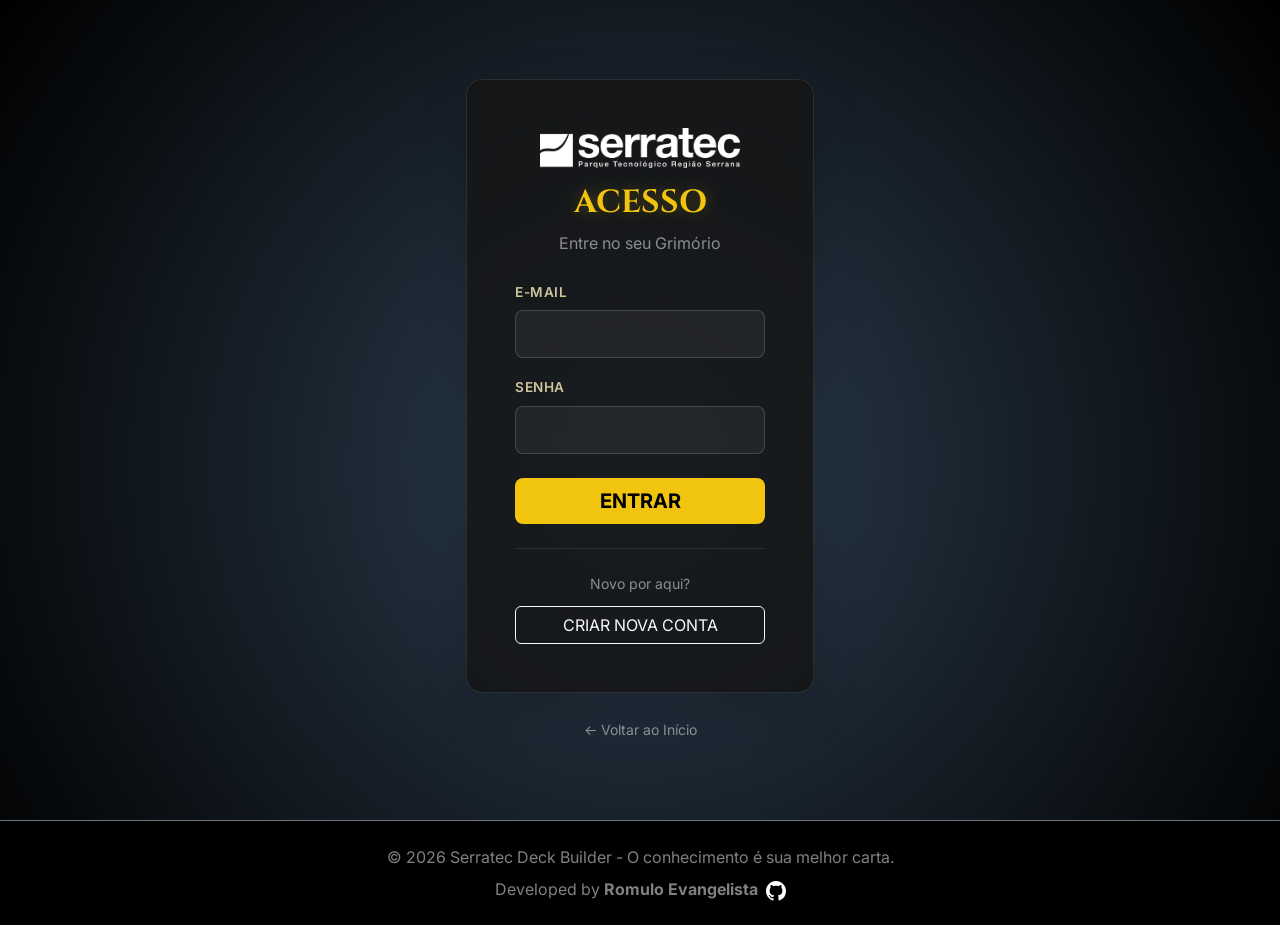
<file: colecao/colecao.html>
<!DOCTYPE html>
<html lang="pt-br">
<head>
    <meta charset="UTF-8">
    <meta name="viewport" content="width=device-width, initial-scale=1.0">
    <title>Minha Coleção | Serratec Collector</title>
    <link href="https://cdn.jsdelivr.net/npm/bootstrap@5.3.0/dist/css/bootstrap.min.css" rel="stylesheet">
    <link href="https://fonts.googleapis.com/css2?family=Cinzel:wght@700&family=Inter:wght@400;600&display=swap" rel="stylesheet">
    <style>
        html, body { height: 100%; }
        body { background: radial-gradient(circle, #1a1a2e 0%, #000000 100%); font-family: 'Inter', sans-serif; color: white; display: flex; flex-direction: column; }
        .hero-title { font-family: 'Cinzel', serif; color: #f1c40f; text-shadow: 0 0 15px rgba(241, 196, 15, 0.5); }
        .content-wrapper { flex: 1 0 auto; }
        .card-colecao { border: 1px solid #f1c40f !important; transition: 0.3s; background: rgba(20, 20, 20, 0.85) !important; }
        .card-colecao:hover { box-shadow: 0 0 20px rgba(241, 196, 15, 0.4); transform: translateY(-4px); }
        .card-colecao img { width: 100%; height: auto; object-fit: contain; padding: 8px; background: #0d0d0d; }
        .btn-remover { background: transparent; border: 1px solid #dc3545; color: #dc3545; font-size: 0.75rem; transition: 0.3s; }
        .btn-remover:hover { background: #dc3545; color: white; }
        .saldo-badge { background: rgba(241,196,15,0.1); border: 1px solid rgba(241,196,15,0.3); border-radius: 20px; padding: 4px 12px; font-size: 0.8rem; }
    </style>
</head>
<body>
    <div class="content-wrapper">
        <nav class="navbar navbar-dark bg-black border-bottom border-secondary mb-5">
            <div class="container">
                <a class="navbar-brand hero-title fs-3" href="../index.html">SERRATEC</a>
                <div class="d-flex align-items-center gap-2">
                    <span id="saldo-usuario" class="saldo-badge text-warning" style="display:none;">
                        👤 <span id="nome-usuario"></span> &nbsp;|&nbsp; 💰 R$ <span id="valor-saldo">0,00</span>
                    </span>
                    <a href="catalogo.html" class="btn btn-outline-light btn-sm">Voltar ao Catálogo</a>
                    <button onclick="logout()" class="btn btn-sm btn-danger">Sair</button>
                </div>
            </div>
        </nav>

        <div class="container mb-5">
            <header class="text-center mb-3">
                <h1 class="hero-title display-4">Meu Deck Pessoal</h1>
                <p class="text-white-50">Estas são as relíquias que você já conquistou.</p>
            </header>
            <div id="colecao-container" class="row row-cols-1 row-cols-sm-2 row-cols-md-3 row-cols-lg-4 g-4 justify-content-center">
                <!-- JS injeta aqui -->
            </div>
        </div>
    </div>

   <footer class="bg-black text-white-50 py-4 mt-auto border-top border-secondary text-center">
    <div class="container">
        <p class="mb-2">© 2026 Serratec Deck Builder - O conhecimento é sua melhor carta.</p>
        <div class="d-flex align-items-center justify-content-center gap-2">
            <span>Developed by <strong>Romulo Evangelista</strong></span>
            <a href="https://github.com/RomuloSEvangelista" target="_blank" class="text-white">
                <!-- Ícone do GitHub via Bootstrap Icons -->
                <svg xmlns="http://www.w3.org/2000/svg" width="20" height="20" fill="currentColor" class="bi bi-github shadow-filter" viewBox="0 0 16 16">
                    <path d="M8 0C3.58 0 0 3.58 0 8c0 3.54 2.29 6.53 5.47 7.59.4.07.55-.17.55-.38 0-.19-.01-.82-.01-1.49-2.01.37-2.53-.49-2.69-.94-.09-.23-.48-.94-.82-1.13-.28-.15-.68-.52-.01-.53.63-.01 1.08.58 1.23.82.72 1.21 1.87.87 2.33.66.07-.52.28-.87.51-1.07-1.78-.2-3.64-.89-3.64-3.95 0-.87.31-1.59.82-2.15-.08-.2-.36-1.02.08-2.12 0 0 .67-.21 2.2.82.64-.18 1.32-.27 2-.27s1.36.09 2 .27c1.53-1.04 2.2-.82 2.2-.82.44 1.1.16 1.92.08 2.12.51.56.82 1.27.82 2.15 0 3.07-1.87 3.75-3.65 3.95.29.25.54.73.54 1.48 0 1.07-.01 1.93-.01 2.2 0 .21.15.46.55.38A8.01 8.01 0 0 0 16 8c0-4.42-3.58-8-8-8"/>
                </svg>
            </a>
        </div>
    </div>
</footer>

    <script src="../js/base.js"></script>
    <script>
        const baseCartasOficial = [
            { id_card: 1,  name: "Prof. Raphael",   price: 850.00, type: "Logica de Programação", img: "../img/Raphael.png"   },
            { id_card: 2,  name: "Prof. Romulo",    price: 121.00, type: "Banco de Dados",        img: "../img/Romulo.png"    },
            { id_card: 3,  name: "Ivy",             price: 3.00,   type: "Alunos",                img: "../img/ivy.png"       },
            { id_card: 4,  name: "Prof. Breno",     price: 250.00, type: "POO",                   img: "../img/breno.png"     },
            { id_card: 5,  name: "Prof. Menegueli", price: 200.00, type: "Front End",             img: "../img/menegueli.png" },
            { id_card: 6,  name: "Leilton",         price: 2.50,   type: "Alunos",                img: "../img/Leilton.png"   },
            { id_card: 7,  name: "Arthur",          price: 25.00,  type: "Alunos",                img: "../img/Arthur.png"    },
            { id_card: 8,  name: "Gabriel",         price: 0.50,   type: "Alunos",                img: "../img/Gabriel.png"   },
            { id_card: 9,  name: "Icaro",           price: 33.00,  type: "Alunos",                img: "../img/Icaro.png"     },
            { id_card: 10, name: "Guilherme",       price: 25.00,  type: "Alunos",                img: "../img/Guilherme.png" },
            { id_card: 11, name: "Wenderson",       price: 91.50,  type: "Alunos",                img: "../img/Wenderson.png" },
            { id_card: 12, name: "Pedro A.",        price: 84.00,  type: "Alunos",                img: "../img/PedroA.png"    },
            { id_card: 12, name: "Victor",          price: 62.00, type: "Alunos",                img: "../img/Victor.png"    },
            { id_card: 14, name: "Luiz",            price: 82.00, type: "Alunos",                img: "../img/Luiz.png"      },
            { id_card: 15, name: "Mateus",          price: 78.00, type: "Alunos",                img: "../img/Mateus.png"    },
            { id_card: 16, name: "Estevão",         price: 71.00, type: "Alunos",                img: "../img/Estevao.png"   },
            { id_card: 17, name: "Emanuel",         price: 75.00, type: "Alunos",                img: "../img/Emmanuel.png"  },
            { id_card: 18, name: "Yuri",            price: 83.00, type: "Alunos",                img: "../img/Yuri.png"      },
            { id_card: 19, name: "Luisa",           price: 89.00, type: "Alunos",                img: "../img/Luiza.png"     },
            { id_card: 20, name: "Natasha",         price: 75.00, type: "Alunos",                img: "../img/Natasha.png"   }
        ];

        function getCardById(id_card) {
            return baseCartasOficial.find(c => c.id_card == id_card) || null;
        }

        document.addEventListener('DOMContentLoaded', async () => {
            const usuarioLogado = JSON.parse(localStorage.getItem('usuarioLogado'));
            if (!usuarioLogado) { window.location.href = "../login/login.html"; return; }

            const container = document.getElementById('colecao-container');
            container.innerHTML = `<div class="col-12 text-center text-white-50"><p>Carregando coleção...</p></div>`;

            try {
                const res = await fetch(`https://69f60881a72f01a951b91cd8.mockapi.io/cards/${usuarioLogado.id}`);
                const usuarioAtual = await res.json();
                localStorage.setItem('usuarioLogado', JSON.stringify(usuarioAtual));

                const idCards = usuarioAtual.id_card || [];

                if (idCards.length === 0) {
                    container.innerHTML = `
                        <div style="width:100%; text-align:center; padding-top:3rem;">
                            <p class="fs-4 opacity-50">Seu grimório está vazio...</p>
                            <a href="../loja/loja.html" class="btn btn-warning">Ir à Loja</a>
                        </div>`;
                    return;
                }

                container.innerHTML = "";
                idCards.forEach((idCard, index) => {
                    const card  = getCardById(idCard);
                    const nome  = card ? card.name  : `Card #${idCard}`;
                    const tipo  = card ? card.type  : "Desconhecido";
                    const img   = card ? card.img   : "https://placehold.co/350x450?text=Card";
                    const price = card ? card.price : 0;

                    container.innerHTML += `
                        <div class="col">
                            <div class="card card-colecao text-white">
                                <img src="${img}" alt="${nome}" onerror="this.src='https://placehold.co/350x450?text=Card'">
                                <div class="card-body text-center d-flex flex-column">
                                    <h5 class="fw-bold mb-0">${nome}</h5>
                                    <p class="text-warning small mb-3">${tipo}</p>
                                    <div class="mt-auto d-flex flex-column gap-2">
                                        <span class="text-white-50 small">💰 Avaliada em R$ ${price.toFixed(2).replace('.', ',')}</span>
                                        <span class="badge bg-success w-100">ADQUIRIDA</span>
                                        <button class="btn btn-remover w-100" onclick="removerCard(${index})">
                                            🗑️ Remover da Coleção
                                        </button>
                                    </div>
                                </div>
                            </div>
                        </div>`;
                });

            } catch (err) {
                console.error(err);
                container.innerHTML = `<div class="col-12 text-center text-danger"><p>Erro ao carregar coleção.</p></div>`;
            }

            window.removerCard = async function(index) {
                const confirmou = confirm("Deseja remover esta carta da sua coleção?");
                if (!confirmou) return;
                const usuarioAtual = JSON.parse(localStorage.getItem('usuarioLogado'));
                const idCards = usuarioAtual.id_card || [];
                idCards.splice(index, 1);
                await fetch(`https://69f60881a72f01a951b91cd8.mockapi.io/cards/${usuarioAtual.id}`, {
                    method: 'PUT',
                    headers: { 'Content-Type': 'application/json' },
                    body: JSON.stringify({ id_card: idCards })
                });
                usuarioAtual.id_card = idCards;
                localStorage.setItem('usuarioLogado', JSON.stringify(usuarioAtual));
                location.reload();
            };
        });
    </script>
</body>
</html>
</file>
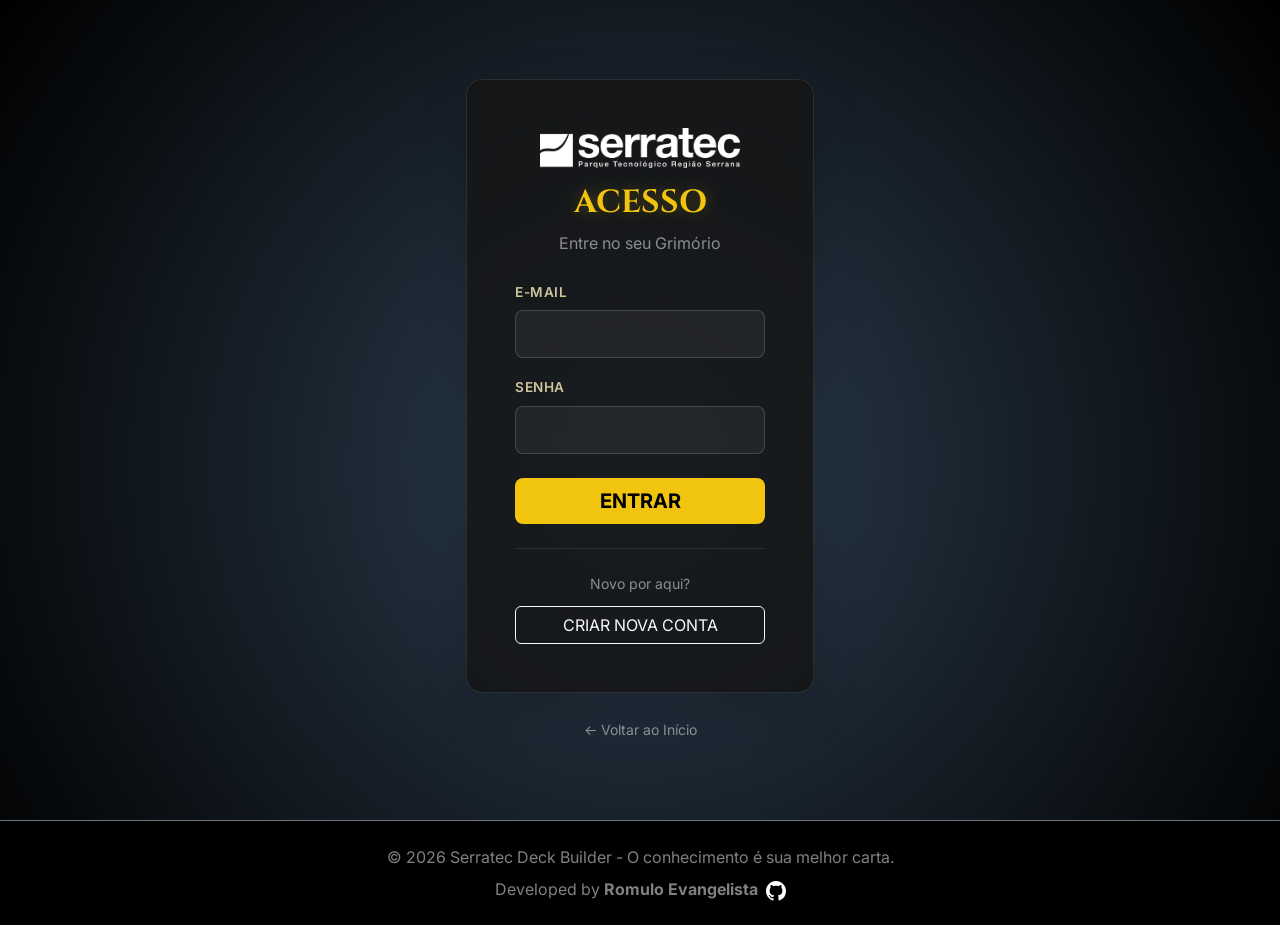
<file: login/login.html>
<!DOCTYPE html>
<html lang="pt-br">
<head>
    <meta charset="UTF-8">
    <meta name="viewport" content="width=device-width, initial-scale=1.0">
    <title>Login | Card Collector TI</title>
    <!-- Bootstrap CSS -->
    <link href="https://cdn.jsdelivr.net/npm/bootstrap@5.3.0/dist/css/bootstrap.min.css" rel="stylesheet">
    <!-- Google Fonts -->
    <link href="https://fonts.googleapis.com/css2?family=Cinzel:wght@700&family=Inter:wght@400;600&display=swap" rel="stylesheet">
    <style>
        /* Ajuste para o Footer fixo no final */
        body { 
            font-family: 'Inter', sans-serif; 
            background: radial-gradient(circle, #2c3e50 0%, #000000 100%); 
            color: white; 
            min-height: 100vh; 
            display: flex;
            flex-direction: column;
        }
        main { flex: 1; } /* Faz o conteúdo principal crescer */

        .hero-title { font-family: 'Cinzel', serif; color: #f1c40f; text-shadow: 0 0 15px rgba(241, 196, 15, 0.3); }
        .card-auth { background: rgba(20, 20, 20, 0.8); backdrop-filter: blur(10px); border: 1px solid rgba(255, 255, 255, 0.1); transition: all 0.3s ease; }
        .form-control { background-color: rgba(255, 255, 255, 0.05) !important; border: 1px solid rgba(255, 255, 255, 0.2) !important; color: white !important; }
        .btn-gold { background-color: #f1c40f; color: black; font-weight: bold; border: none; }
        .btn-gold:hover { background-color: #d4ac0d; }
    </style>
    <style>

.form-label {

            color: #cfc59c !important; /* Cor Dourada */

            letter-spacing: 0.5px;

            text-transform: uppercase; /* Opcional: deixa em caixa alta para um ar mais épico */

            font-size: 0.85rem;

        }



 </style>
</head>
<body>
    <main class="container py-5 d-flex align-items-center justify-content-center" style="min-height: calc(100vh - 80px);">
        <div class="row justify-content-center w-100">
            <div class="col-12 col-md-6 col-lg-4">
                <div class="card card-auth shadow-lg rounded-4">
                    <div class="card-body p-4 p-md-5">
                        <div class="text-center mb-4">
                            <img src="../img/logo_serratec.png" alt="Serratec" height="40" class="mb-3" style="filter: brightness(0) invert(1);">
                            <h2 class="hero-title fw-bold">ACESSO</h2>
                            <p class="text-white-50">Entre no seu Grimório</p>
                        </div>
                       
                        <form id="loginForm">
                            <div class="mb-3">
                                <label class="form-label fw-semibold">E-mail</label>
                                <input type="email" class="form-control form-control-lg" id="email" placeholder="seu@email.com" required>
                            </div>
                            <div class="mb-4">
                                <label class="form-label fw-semibold">Senha</label>
                                <input type="password" class="form-control form-control-lg" id="password" placeholder="******" required>
                            </div>
                            <div class="d-grid gap-2">
                                <button type="submit" class="btn btn-gold btn-lg">ENTRAR</button>
                                <hr class="my-3 border-secondary">
                                <p class="text-center text-white-50 small mb-1">Novo por aqui?</p>
                                <a href="register.html" class="btn btn-outline-light">CRIAR NOVA CONTA</a>
                            </div>
                        </form>
                    </div>
                </div>

                <div class="text-center mt-4">
                    <a href="../index.html" class="text-decoration-none text-white-50 small">← Voltar ao Início</a>
                </div>
            </div>
        </div>
    </main>

    <!-- Footer Inserido -->
       <footer class="bg-black text-white-50 py-4 mt-auto border-top border-secondary text-center">
    <div class="container">
        <p class="mb-2">© 2026 Serratec Deck Builder - O conhecimento é sua melhor carta.</p>
        <div class="d-flex align-items-center justify-content-center gap-2">
            <span>Developed by <strong>Romulo Evangelista</strong></span>
            <a href="https://github.com/RomuloSEvangelista" target="_blank" class="text-white">
                <!-- Ícone do GitHub via Bootstrap Icons -->
                <svg xmlns="http://www.w3.org/2000/svg" width="20" height="20" fill="currentColor" class="bi bi-github shadow-filter" viewBox="0 0 16 16">
                    <path d="M8 0C3.58 0 0 3.58 0 8c0 3.54 2.29 6.53 5.47 7.59.4.07.55-.17.55-.38 0-.19-.01-.82-.01-1.49-2.01.37-2.53-.49-2.69-.94-.09-.23-.48-.94-.82-1.13-.28-.15-.68-.52-.01-.53.63-.01 1.08.58 1.23.82.72 1.21 1.87.87 2.33.66.07-.52.28-.87.51-1.07-1.78-.2-3.64-.89-3.64-3.95 0-.87.31-1.59.82-2.15-.08-.2-.36-1.02.08-2.12 0 0 .67-.21 2.2.82.64-.18 1.32-.27 2-.27s1.36.09 2 .27c1.53-1.04 2.2-.82 2.2-.82.44 1.1.16 1.92.08 2.12.51.56.82 1.27.82 2.15 0 3.07-1.87 3.75-3.65 3.95.29.25.54.73.54 1.48 0 1.07-.01 1.93-.01 2.2 0 .21.15.46.55.38A8.01 8.01 0 0 0 16 8c0-4.42-3.58-8-8-8"/>
                </svg>
            </a>
        </div>
    </div>
</footer>
      
    <!-- Scripts -->
    <script src="https://cdn.jsdelivr.net/npm/bootstrap@5.3.0/dist/js/bootstrap.bundle.min.js"></script>
    <script src="../login/usuarioScript.js"></script>
</body>
</html>
</file>
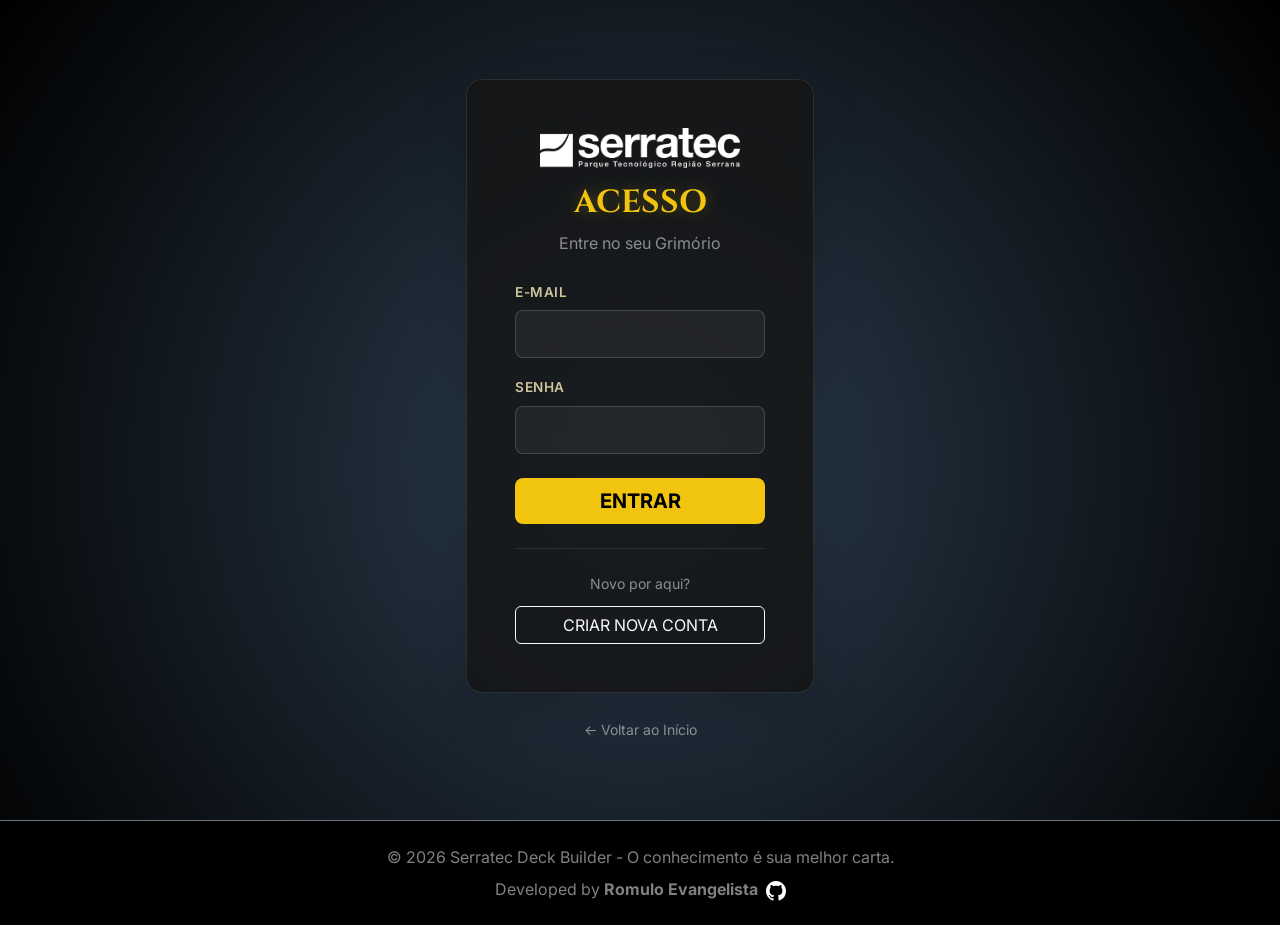
<file: login/perfil.html>
<!DOCTYPE html>
<html lang="pt-br">
<head>
    <meta charset="UTF-8">
    <meta name="viewport" content="width=device-width, initial-scale=1.0">
    <title>Perfil | Serratec Collector</title>
    <link href="https://cdn.jsdelivr.net/npm/bootstrap@5.3.0/dist/css/bootstrap.min.css" rel="stylesheet">
    <link href="https://fonts.googleapis.com/css2?family=Cinzel:wght@700&family=Inter:wght@400;600&display=swap" rel="stylesheet">
    <style>
        body { background: radial-gradient(circle, #1a1a2e 0%, #000000 100%); font-family: 'Inter', sans-serif; color: white; min-height: 100vh; display: flex; flex-direction: column; }
        main { flex: 1; }
        .hero-title { font-family: 'Cinzel', serif; color: #f1c40f; text-shadow: 0 0 15px rgba(241, 196, 15, 0.3); }
        .card-perfil { background: rgba(20, 20, 20, 0.8); backdrop-filter: blur(10px); border: 1px solid rgba(241, 196, 15, 0.2); }
        .form-label { color: #f1c40f; font-size: 0.8rem; text-transform: uppercase; font-weight: bold; }
        .form-control { background: rgba(255,255,255,0.05) !important; border: 1px solid rgba(255,255,255,0.1) !important; color: white !important; }
        .btn-gold { background: #f1c40f; color: black; font-weight: bold; border: none; transition: 0.3s; }
        .btn-gold:hover { background: #ffda44; transform: translateY(-2px); box-shadow: 0 0 15px rgba(241, 196, 15, 0.4); }
        .saldo-badge { background: rgba(241,196,15,0.1); border: 1px solid rgba(241,196,15,0.3); border-radius: 20px; padding: 4px 12px; font-size: 0.8rem; }
    </style>
</head>
<body>
    <nav class="navbar navbar-dark bg-black border-bottom border-secondary mb-5">
        <div class="container">
            <a class="navbar-brand hero-title fs-3" href="../index.html">SERRATEC</a>
            <div class="d-flex align-items-center gap-2">
                <span id="saldo-usuario" class="saldo-badge text-warning" style="display:none;">
                    👤 <span id="nome-usuario"></span> &nbsp;|&nbsp; 💰 R$ <span id="valor-saldo">0,00</span>
                </span>
                <a href="../colecao/catalogo.html" class="btn btn-outline-light btn-sm">Voltar ao Catálogo</a>
            </div>
        </div>
    </nav>

    <main class="container py-5">
        <div class="row justify-content-center">
            <div class="col-md-6">
                <div class="card card-perfil shadow-lg rounded-4">
                    <div class="card-body p-4 p-md-5">
                        <h2 class="hero-title text-center mb-4">Configurações de Perfil</h2>
                        <form id="editForm">
                            <div class="mb-3">
                                <label class="form-label">Nome de Mestre</label>
                                <input type="text" class="form-control" id="editNome" required>
                            </div>
                            <div class="mb-3">
                                <label class="form-label">E-mail (Login)</label>
                                <input type="email" class="form-control" id="editEmail" required>
                            </div>
                            <hr class="border-secondary my-4">
                            <div class="mb-4">
                                <label class="form-label">Nova Senha (deixe vazio para não alterar)</label>
                                <input type="password" class="form-control" id="editSenha">
                            </div>
                            <button type="submit" class="btn btn-gold w-100 btn-lg">SALVAR ALTERAÇÕES</button>
                            <hr class="border-secondary my-4">
                            <button type="button" id="btnExcluirConta" class="btn btn-outline-danger w-100 btn-sm mt-2">
                                APAGAR MEU PERFIL PERMANENTEMENTE
                            </button>
                        </form>
                    </div>
                </div>
            </div>
        </div>
    </main>

       <footer class="bg-black text-white-50 py-4 mt-auto border-top border-secondary text-center">
    <div class="container">
        <p class="mb-2">© 2026 Serratec Deck Builder - O conhecimento é sua melhor carta.</p>
        <div class="d-flex align-items-center justify-content-center gap-2">
            <span>Developed by <strong>Romulo Evangelista</strong></span>
            <a href="https://github.com/RomuloSEvangelista" target="_blank" class="text-white">
                <!-- Ícone do GitHub via Bootstrap Icons -->
                <svg xmlns="http://www.w3.org/2000/svg" width="20" height="20" fill="currentColor" class="bi bi-github shadow-filter" viewBox="0 0 16 16">
                    <path d="M8 0C3.58 0 0 3.58 0 8c0 3.54 2.29 6.53 5.47 7.59.4.07.55-.17.55-.38 0-.19-.01-.82-.01-1.49-2.01.37-2.53-.49-2.69-.94-.09-.23-.48-.94-.82-1.13-.28-.15-.68-.52-.01-.53.63-.01 1.08.58 1.23.82.72 1.21 1.87.87 2.33.66.07-.52.28-.87.51-1.07-1.78-.2-3.64-.89-3.64-3.95 0-.87.31-1.59.82-2.15-.08-.2-.36-1.02.08-2.12 0 0 .67-.21 2.2.82.64-.18 1.32-.27 2-.27s1.36.09 2 .27c1.53-1.04 2.2-.82 2.2-.82.44 1.1.16 1.92.08 2.12.51.56.82 1.27.82 2.15 0 3.07-1.87 3.75-3.65 3.95.29.25.54.73.54 1.48 0 1.07-.01 1.93-.01 2.2 0 .21.15.46.55.38A8.01 8.01 0 0 0 16 8c0-4.42-3.58-8-8-8"/>
                </svg>
            </a>
        </div>
    </div>
</footer>

    <script src="../js/base.js"></script>
</body>
</html>
</file>
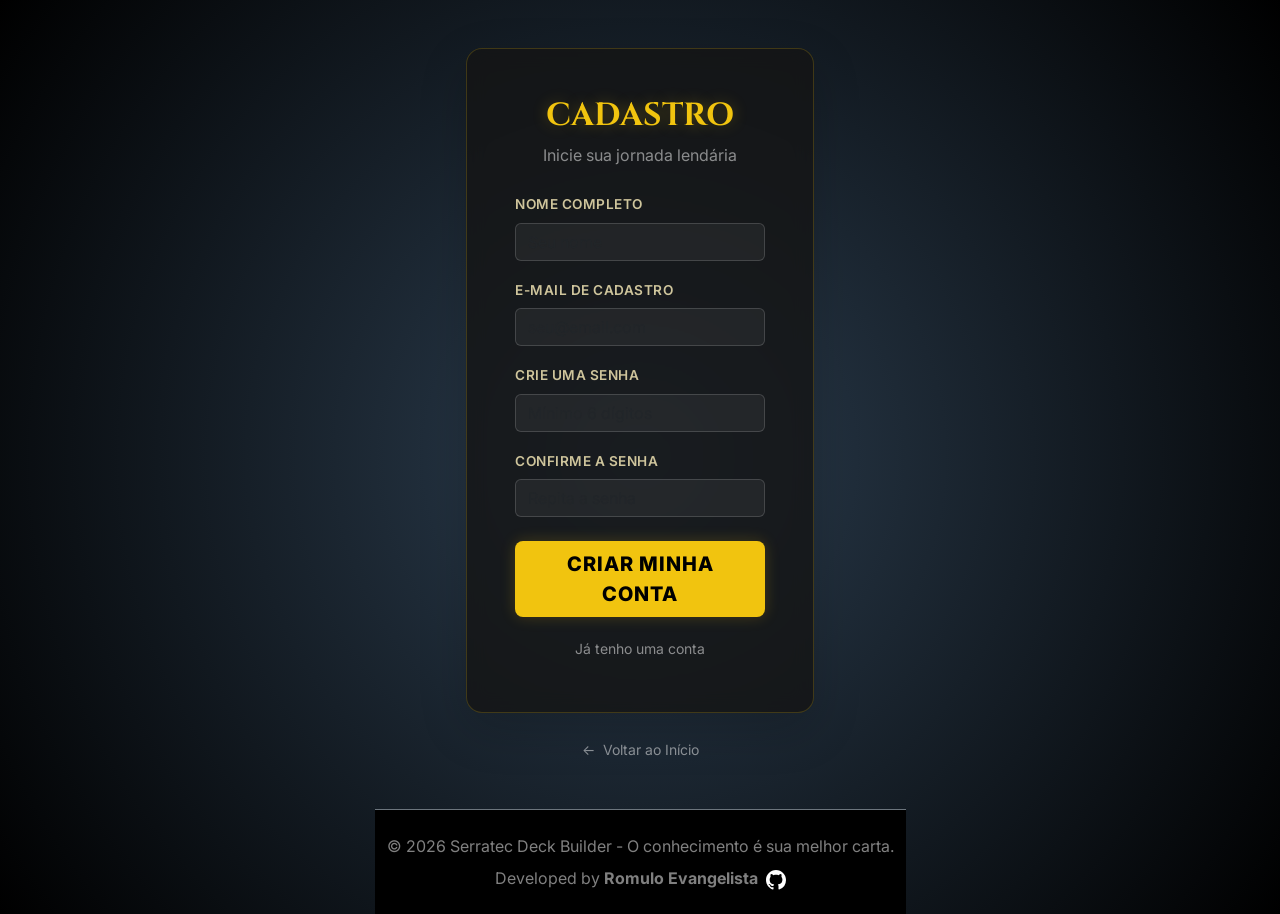
<file: login/register.html>
<!DOCTYPE html>
<html lang="pt-br">
<head>
    <meta charset="UTF-8">
    <meta name="viewport" content="width=device-width, initial-scale=1.0">
    <title>Cadastro | Card Collector TI</title>
    <!-- Bootstrap CSS -->
    <link href="https://cdn.jsdelivr.net/npm/bootstrap@5.3.0/dist/css/bootstrap.min.css" rel="stylesheet">
    <!-- Google Fonts -->
    <link href="https://fonts.googleapis.com/css2?family=Cinzel:wght@700&family=Inter:wght@400;600&display=swap" rel="stylesheet">
    <style>
        body { 
            font-family: 'Inter', sans-serif; 
            background: radial-gradient(circle, #2c3e50 0%, #000000 100%); 
            color: white; 
            min-height: 100vh; 
            display: flex;
            flex-direction: column;
        }
        main { flex: 1; } 

        .hero-title { font-family: 'Cinzel', serif; color: #f1c40f; text-shadow: 0 0 15px rgba(241, 196, 15, 0.3); }
        
        .card-auth { 
            background: rgba(20, 20, 20, 0.8); 
            backdrop-filter: blur(10px); 
            border: 1px solid rgba(241, 196, 15, 0.2); 
            transition: all 0.3s ease; 
        }

        .form-control { 
            background-color: rgba(255, 255, 255, 0.05) !important; 
            border: 1px solid rgba(255, 255, 255, 0.2) !important; 
            color: white !important; 
        }

        .form-control:focus {
            border-color: #f1c40f !important;
            box-shadow: 0 0 10px rgba(241, 196, 15, 0.2);
        }

        /* --- ESTILIZAÇÃO DO BOTÃO --- */
        .btn-gold { 
            background-color: #f1c40f; 
            color: black; 
            font-weight: 800; 
            border: none; 
            letter-spacing: 1px;
            transition: all 0.3s ease;
            box-shadow: 0 0 15px rgba(241, 196, 15, 0.2);
        }

        .btn-gold:hover { 
            background-color: #ffda44; 
            color: black;
            transform: translateY(-2px);
            box-shadow: 0 0 25px rgba(241, 196, 15, 0.5);
        }

        .btn-gold:active {
            transform: translateY(0);
        }

        .form-label {

            color: #cfc59c !important; /* Cor Dourada */

            letter-spacing: 0.5px;

            text-transform: uppercase; /* Opcional: deixa em caixa alta para um ar mais épico */

            font-size: 0.85rem;}
    </style>
    

        
</head>
<body class="d-flex align-items-center">
    <main class="container py-5 d-flex align-items-center">
        <div class="row justify-content-center w-100 m-0">
            <div class="col-12 col-md-6 col-lg-4">
                
                <div class="card card-auth shadow-lg rounded-4">
                    <div class="card-body p-4 p-md-5">
                        <div class="text-center mb-4">
                            <h2 class="hero-title fw-bold">CADASTRO</h2>
                            <p class="text-white-50">Inicie sua jornada lendária</p>
                        </div>
                       
                        <form id="registerForm">
                            <div class="mb-3">
                                <label for="regNome" class="form-label fw-semibold">Nome Completo</label>
                                <input type="text" class="form-control" id="regNome" placeholder="Seu nome" required>
                            </div>

                            <div class="mb-3">
                                <label for="regEmail" class="form-label fw-semibold">E-mail de Cadastro</label>
                                <input type="email" class="form-control" id="regEmail" placeholder="seu@email.com" required>
                            </div>

                            <div class="mb-3">
                                <label for="regPassword" class="form-label fw-semibold">Crie uma Senha</label>
                                <input type="password" class="form-control" id="regPassword" placeholder="Mínimo 6 dígitos" required>
                            </div>

                            <div class="mb-4">
                                <label for="confirmPassword" class="form-label fw-semibold">Confirme a Senha</label>
                                <input type="password" class="form-control" id="confirmPassword" placeholder="Repita a senha" required>
                            </div>

                            <div class="d-grid gap-2">
                                <!-- Botão atualizado para btn-gold -->
                                <button type="submit" class="btn btn-gold btn-lg">CRIAR MINHA CONTA</button>
                                <a href="login.html" class="btn btn-link btn-sm text-white-50 mt-2 text-decoration-none">Já tenho uma conta</a>
                            </div>
                        </form>
                    </div>
                </div>

                <div class="text-center mt-4">
                    <a href="../index.html" class="text-decoration-none text-white-50 small">
                        <span class="me-1">←</span> Voltar ao Início
                    </a>
                </div>

            </div>
        </div>
    </main>

       <footer class="bg-black text-white-50 py-4 mt-auto border-top border-secondary text-center">
    <div class="container">
        <p class="mb-2">© 2026 Serratec Deck Builder - O conhecimento é sua melhor carta.</p>
        <div class="d-flex align-items-center justify-content-center gap-2">
            <span>Developed by <strong>Romulo Evangelista</strong></span>
            <a href="https://github.com/RomuloSEvangelista" target="_blank" class="text-white">
                <!-- Ícone do GitHub via Bootstrap Icons -->
                <svg xmlns="http://www.w3.org/2000/svg" width="20" height="20" fill="currentColor" class="bi bi-github shadow-filter" viewBox="0 0 16 16">
                    <path d="M8 0C3.58 0 0 3.58 0 8c0 3.54 2.29 6.53 5.47 7.59.4.07.55-.17.55-.38 0-.19-.01-.82-.01-1.49-2.01.37-2.53-.49-2.69-.94-.09-.23-.48-.94-.82-1.13-.28-.15-.68-.52-.01-.53.63-.01 1.08.58 1.23.82.72 1.21 1.87.87 2.33.66.07-.52.28-.87.51-1.07-1.78-.2-3.64-.89-3.64-3.95 0-.87.31-1.59.82-2.15-.08-.2-.36-1.02.08-2.12 0 0 .67-.21 2.2.82.64-.18 1.32-.27 2-.27s1.36.09 2 .27c1.53-1.04 2.2-.82 2.2-.82.44 1.1.16 1.92.08 2.12.51.56.82 1.27.82 2.15 0 3.07-1.87 3.75-3.65 3.95.29.25.54.73.54 1.48 0 1.07-.01 1.93-.01 2.2 0 .21.15.46.55.38A8.01 8.01 0 0 0 16 8c0-4.42-3.58-8-8-8"/>
                </svg>
            </a>
        </div>
    </div>
</footer>

    <script src="https://cdn.jsdelivr.net/npm/bootstrap@5.3.0/dist/js/bootstrap.bundle.min.js"></script>
    <script src="usuarioScript.js"></script>
</body>
</html>
</file>
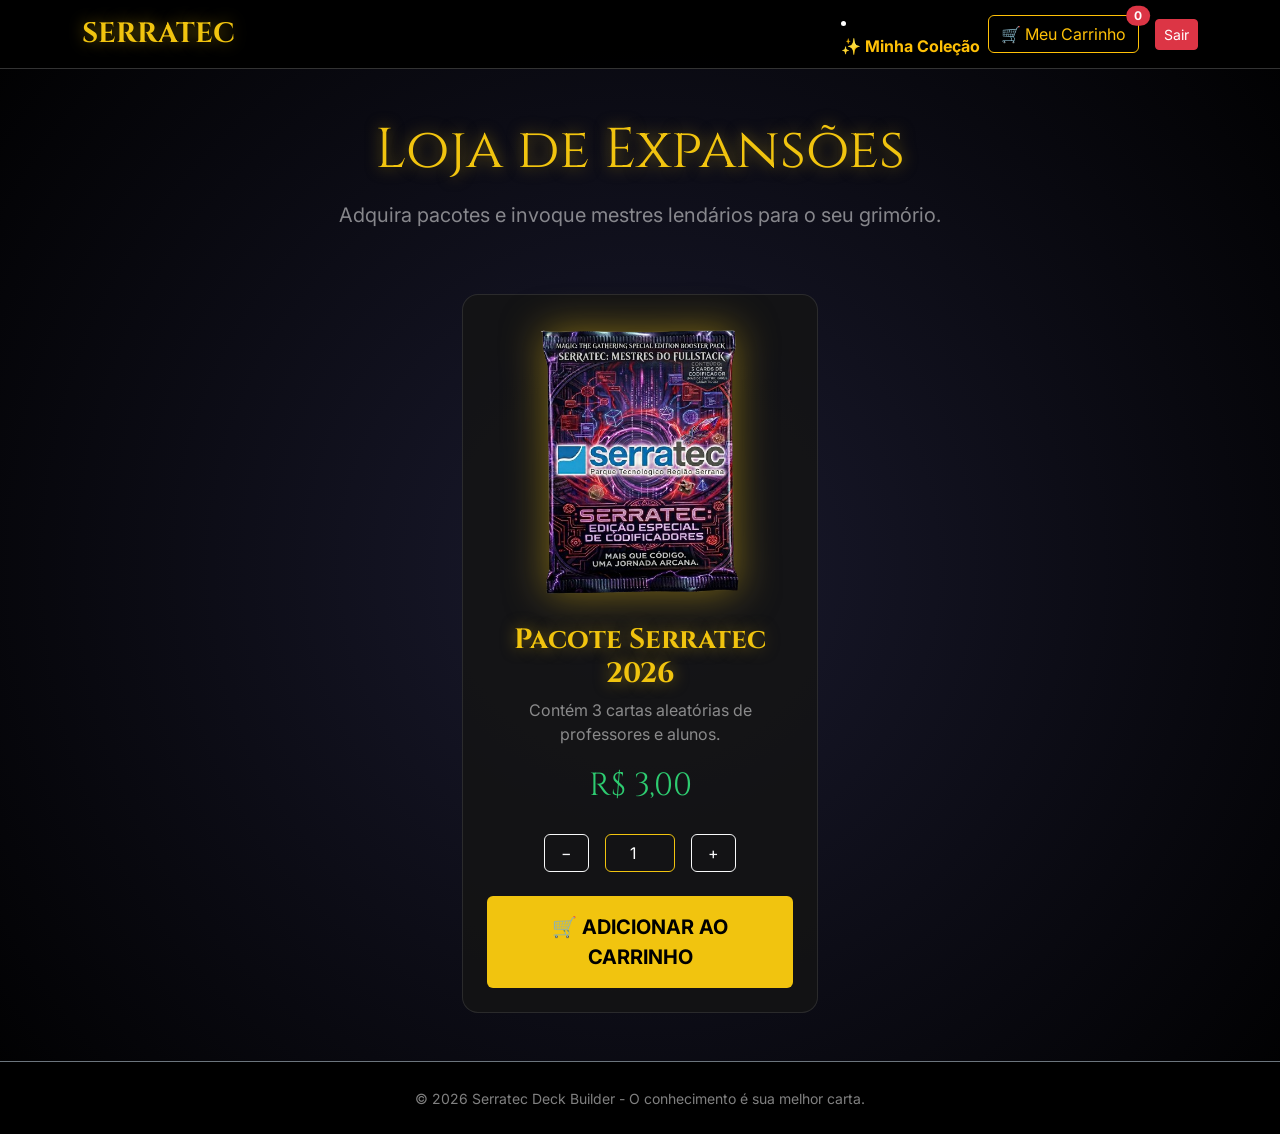
<file: loja/loja.html>
<!DOCTYPE html>
<html lang="pt-br">
<head>
    <meta charset="UTF-8">
    <meta name="viewport" content="width=device-width, initial-scale=1.0">
    <title>Loja de Expansões | Serratec Collector</title>
    <link href="https://cdn.jsdelivr.net/npm/bootstrap@5.3.0/dist/css/bootstrap.min.css" rel="stylesheet">
    <link href="https://fonts.googleapis.com/css2?family=Cinzel:wght@700&family=Inter:wght@400;600&display=swap" rel="stylesheet">
    <style>
        body { background: radial-gradient(circle, #1a1a2e 0%, #000000 100%); font-family: 'Inter', sans-serif; color: white; }
        .hero-title { font-family: 'Cinzel', serif; color: #f1c40f; text-shadow: 0 0 15px rgba(241, 196, 15, 0.5); }
        .navbar { background: rgba(0,0,0,0.95) !important; border-bottom: 1px solid #333; }
        .card-item { transition: transform 0.3s; border: 1px solid rgba(255,255,255,0.1) !important; background: rgba(20,20,20,0.85); }
        .card-item:hover { transform: scale(1.03); border-color: #f1c40f !important; box-shadow: 0 0 20px rgba(241,196,15,0.2); }
        .btn-gold { background-color: #f1c40f; color: black; font-weight: bold; border: none; transition: 0.3s; }
        .btn-gold:hover { background-color: #ffda44; box-shadow: 0 0 15px rgba(241,196,15,0.4); transform: translateY(-2px); }
        .qtd-input { width: 70px; background: transparent !important; color: white !important; border-color: #f1c40f !important; text-align: center; }
        .pacote-img { height: 280px; object-fit: contain; filter: drop-shadow(0 0 20px rgba(241,196,15,0.5)); transition: 0.3s; }
        .card-item:hover .pacote-img { filter: drop-shadow(0 0 30px rgba(241,196,15,0.8)); transform: translateY(-5px); }
        .preco { font-family: 'Cinzel', serif; color: #2ecc71; font-size: 2rem; }
    </style>
</head>
<body class="d-flex flex-column min-vh-100">

    <nav class="navbar navbar-expand-lg navbar-dark sticky-top">
        <div class="container">
            <a class="navbar-brand fw-bold hero-title fs-3" href="../index.html">SERRATEC</a>
            <div class="ms-auto d-flex align-items-center">
                <li class="nav-item">
                    <a class="nav-link text-warning fw-bold" href="../colecao/colecao.html">✨ Minha Coleção &nbsp;</a>
                </li>
                <a class="btn btn-outline-warning position-relative me-3" href="../cart.html">
                    🛒 Meu Carrinho
                    <span id="cart-count" class="badge rounded-pill bg-danger position-absolute top-0 start-100 translate-middle">0</span>
                </a>
                <button onclick="logout()" class="btn btn-sm btn-danger">Sair</button>
            </div>
        </div>
    </nav>

    <header class="container my-5 text-center">
        <h1 class="display-4 hero-title mb-3">Loja de Expansões</h1>
        <p class="text-white-50 fs-5">Adquira pacotes e invoque mestres lendários para o seu grimório.</p>
    </header>

    <main class="container mb-5 flex-grow-1">
        <div class="row justify-content-center g-4">

            <!-- Card do Pacote -->
            <div class="col-sm-10 col-md-6 col-lg-4">
                <div class="card card-item rounded-4 text-white text-center p-4 h-100">
                    <img src="../img/pacote.png" alt="Pacote Serratec" class="pacote-img mx-auto mb-4"
                         onerror="this.src='https://placehold.co/250x280?text=Pacote'">
                    <h3 class="fw-bold hero-title mb-2">Pacote Serratec 2026</h3>
                    <p class="text-white-50 mb-3">Contém 3 cartas aleatórias de professores e alunos.</p>
                    <p class="preco mb-4">R$ 3,00</p>

                    <!-- Seletor de Quantidade -->
                    <div class="d-flex justify-content-center align-items-center mb-4">
                        <button class="btn btn-outline-light px-3" onclick="alterarQtd(-1)">−</button>
                        <input type="number" id="qtd-pacotes" value="1" min="1"
                               class="form-control qtd-input mx-3" readonly>
                        <button class="btn btn-outline-light px-3" onclick="alterarQtd(1)">+</button>
                    </div>

                    <button onclick="adicionarPacoteAoCarrinho()" class="btn btn-gold w-100 py-3 fs-5">
                        🛒 ADICIONAR AO CARRINHO
                    </button>
                </div>
            </div>

        </div>
    </main>

    <footer class="bg-black text-white-50 py-4 mt-auto border-top border-secondary text-center">
        <div class="container">
            <small>© 2026 Serratec Deck Builder - O conhecimento é sua melhor carta.</small>
        </div>
    </footer>

    <script src="https://cdn.jsdelivr.net/npm/bootstrap@5.3.0/dist/js/bootstrap.bundle.min.js"></script>
    <script src="../js/base.js"></script>
    <script src="../js/cart.js"></script>
    <script src="../js/loja.js"></script>
</body>
</html>
</file>
<file: css/style.css>
/* --- Configurações Gerais --- */
body {
    font-family: 'Inter', sans-serif;
    background: radial-gradient(circle, #2c3e50 0%, #000000 100%);
    color: #f8f9fa;
    min-height: 100vh; /* Corrigido de min-vh-100 */
    margin: 0;
}

/* --- Seção Hero --- */
.hero-section {
    background: linear-gradient(135deg, #4b0082 0%, #2575fc 100%);
    padding: 80px 0;
    border-bottom: 2px solid rgba(255, 255, 255, 0.1);
    text-align: center;
}

.hero-section h1 {
    font-family: 'Cinzel', serif;
    color: #ffd700;
    text-shadow: 0 0 15px rgba(255, 215, 0, 0.4);
}

/* --- Grid de Cards Estilo TCG --- */
.card-item {
    background-color: #121212 !important;
    border: 1px solid rgba(241, 196, 15, 0.2);
    border-radius: 15px;
    display: flex;
    flex-direction: column; /* Corrigido de flex-column: column */
    transition: all 0.3s ease;
    height: 100%;
    padding: 10px;
    overflow: hidden;
}

.card-item:hover {
    transform: scale(1.03);
    border-color: #f1c40f;
    box-shadow: 0 0 20px rgba(241, 196, 15, 0.4);
}

.card-img-top {
    width: 100%;
    height: 320px;
    object-fit: contain !important;
    background: #000;
    border-radius: 10px;
}

.card-body {
    display: flex;
    flex-direction: column;
    flex-grow: 1;
    padding: 1.2rem;
    text-align: center;
}

.card-title {
    font-family: 'Cinzel', serif;
    font-size: 1.2rem;
    color: #f1c40f;
    margin-bottom: 0.5rem;
}

/* --- Badges e Elementos de UI --- */
.badge {
    font-size: 0.7rem;
    padding: 6px 12px;
    text-transform: uppercase;
    letter-spacing: 1px;
    align-self: center;
}

/* --- Formulários Dark --- */
.form-control, .form-select {
    background-color: #1a1a1a !important;
    border: 1px solid #333 !important;
    color: white !important;
}

.form-control:focus, .form-select:focus {
    box-shadow: 0 0 10px rgba(106, 17, 203, 0.5);
    border-color: #6a11cb !important;
}

/* --- Botão Tentar a Sorte (Sempre Visível e Destacado) --- */
.btn-tentar-sorte {
    display: block !important;
    opacity: 1 !important;
    visibility: visible !important;
    margin-top: auto; /* Empurra o botão para o fim do card */
    
    background: linear-gradient(45deg, #ffffff, #ffe44d, #f1c40f) !important;
    color: #000 !important;
    font-family: 'Cinzel', serif;
    font-weight: 900;
    font-size: 0.85rem;
    text-transform: uppercase;
    text-decoration: none;
    
    border: 3px solid #ffffff !important; 
    border-radius: 8px;
    padding: 12px 0;
    
    transition: all 0.3s ease;
    box-shadow: 0 0 15px rgba(255, 255, 255, 0.3);
    z-index: 10;
}

.btn-tentar-sorte:hover {
    transform: scale(1.05);
    background: #fff !important;
    box-shadow: 0 0 25px rgba(255, 255, 255, 0.6);
}

/* Animação de Pulsação */
.btn-pulse {
    animation: pulse-light 2s infinite !important;
}

@keyframes pulse-light {
    0% { box-shadow: 0 0 0 0 rgba(255, 255, 255, 0.6); }
    70% { box-shadow: 0 0 0 12px rgba(255, 255, 255, 0); }
    100% { box-shadow: 0 0 0 0 rgba(255, 255, 255, 0); }
}












/* --- Estilo da Loja Serratec Collector --- */

/* Efeito de levitação do Pacote */
.booster-visual {
    padding: 30px;
    display: flex;
    justify-content: center;
    align-items: center;
    perspective: 1000px;
}

.booster-visual img {
    max-width: 100%;
    height: 300px;
    object-fit: contain;
    /* Brilho dourado ao redor do pacote */
    filter: drop-shadow(0 0 20px rgba(241, 196, 15, 0.3));
    animation: floatBooster 4s ease-in-out infinite;
    transition: transform 0.5s cubic-bezier(0.175, 0.885, 0.32, 1.275);
}

.booster-visual img:hover {
    transform: scale(1.1) rotateY(15deg);
    filter: drop-shadow(0 0 40px rgba(241, 196, 15, 0.6));
}

@keyframes floatBooster {
    0%, 100% { transform: translateY(0) rotate(0deg); }
    50% { transform: translateY(-20px) rotate(2deg); }
}

/* Card Principal da Loja */
.loja-card {
    background: linear-gradient(145deg, #1a1a1a, #000000) !important;
    border: 2px solid rgba(241, 196, 15, 0.1) !important;
    border-radius: 20px !important;
    padding: 2rem;
    box-shadow: 0 20px 50px rgba(0,0,0,0.5);
}

/* Preço em Destaque */
.price-tag {
    font-size: 2.5rem;
    color: #2ecc71;
    font-weight: 800;
    text-shadow: 0 0 10px rgba(46, 204, 113, 0.3);
    margin-bottom: 1.5rem;
}

/* Seletor de Quantidade Estilizado */
.quantity-selector {
    background: rgba(255, 255, 255, 0.05);
    border-radius: 50px;
    padding: 5px;
    border: 1px solid rgba(255, 255, 255, 0.1);
    display: inline-flex;
    align-items: center;
}

.btn-qty {
    width: 45px;
    height: 45px;
    border-radius: 50% !important;
    background: #222;
    color: white;
    border: 1px solid #444;
    font-size: 1.2rem;
    transition: all 0.2s;
}

.btn-qty:hover {
    background: #f1c40f;
    color: black;
    border-color: #f1c40f;
}

#qtd-pacotes {
    background: transparent !important;
    border: none !important;
    color: white !important;
    font-size: 1.5rem;
    font-weight: bold;
    width: 60px;
    text-align: center;
    box-shadow: none !important;
}

/* Esconder as setinhas padrão do input de número */
#qtd-pacotes::-webkit-inner-spin-button,
#qtd-pacotes::-webkit-outer-spin-button {
    -webkit-appearance: none;
    margin: 0;
}

.content-wrapper {
    display: flex;
    flex-direction: column;
}

header {
    margin-top: 1rem !important;
    margin-bottom: 1rem !important;
}
</file>
